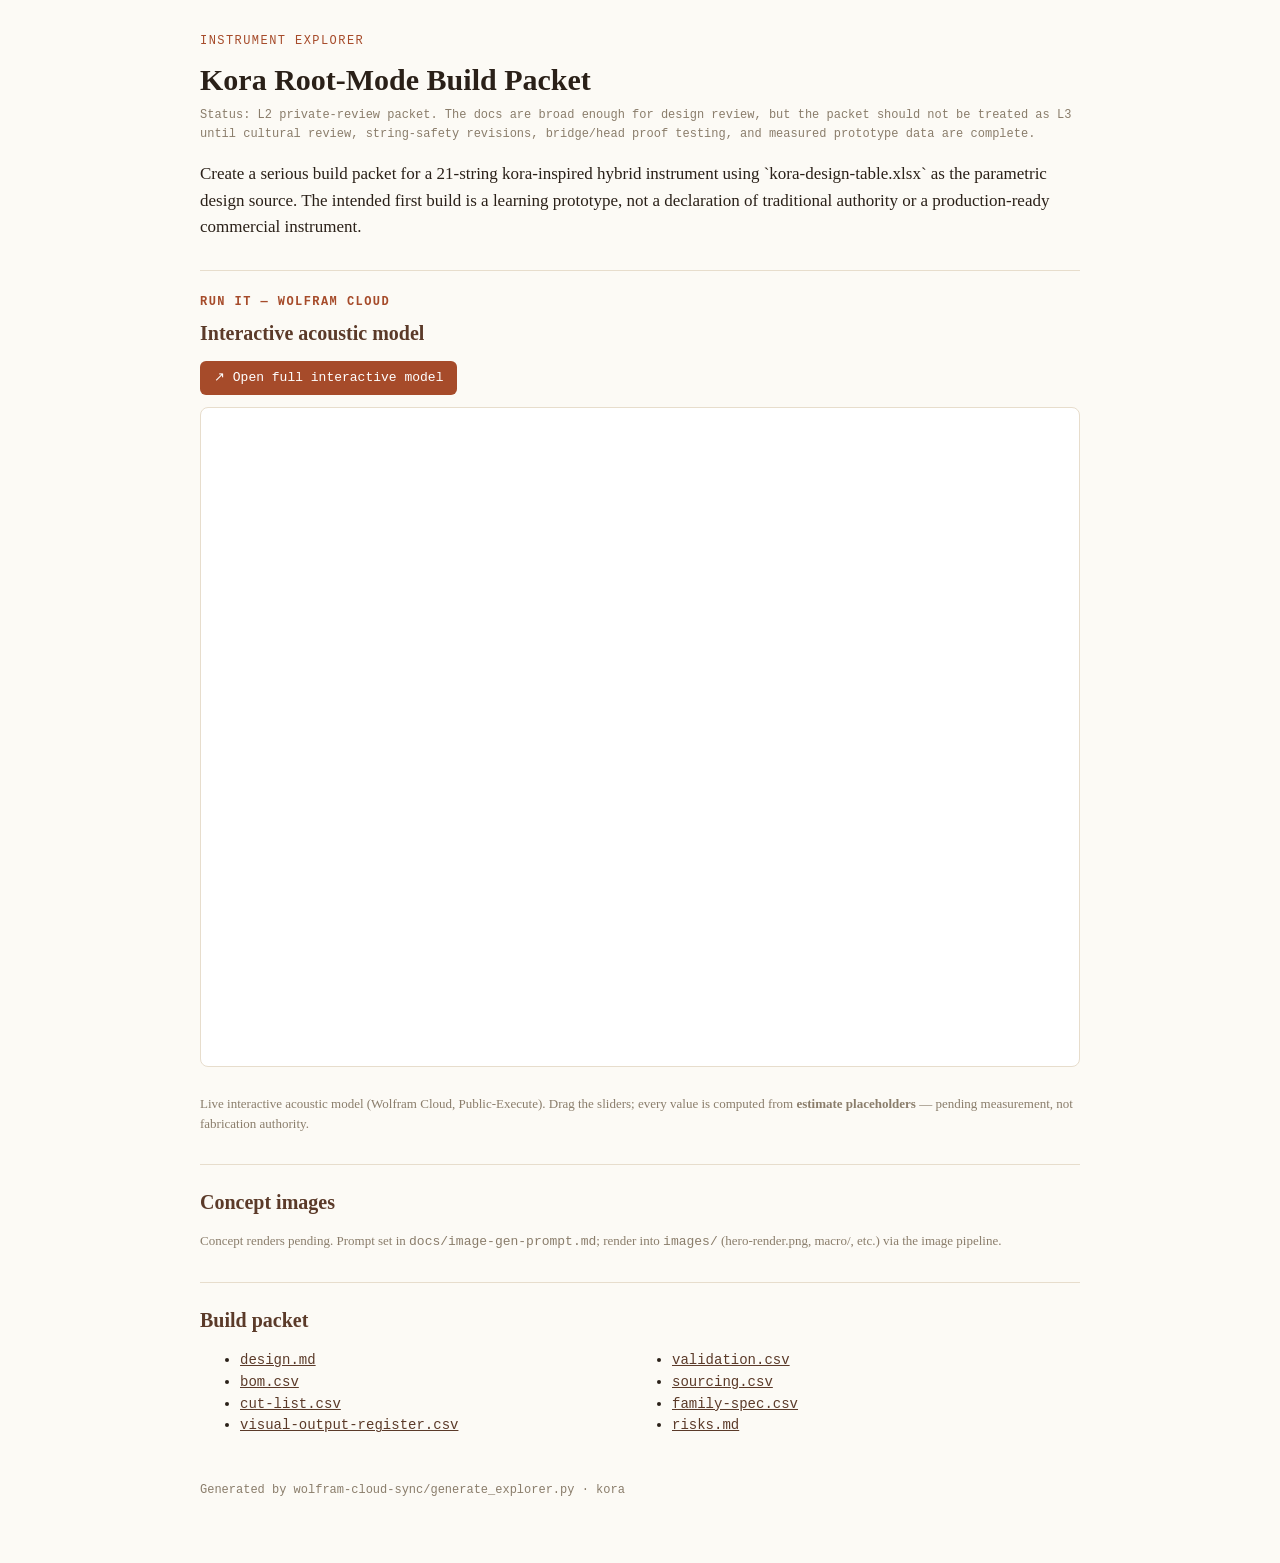
<file: index.html>
<!doctype html>
<html lang="en"><head><meta charset="utf-8">
<title>Kora — Heifer Zephyr Instrument Explorer</title>
<meta http-equiv="refresh" content="0; url=./explorer.html">
<link rel="canonical" href="./explorer.html">
<meta name="viewport" content="width=device-width, initial-scale=1">
</head><body style="font-family:Inter,Arial,sans-serif;padding:2rem">
<p>Redirecting to the <a href="./explorer.html">Kora explorer</a>…</p>
</body></html>
</file>
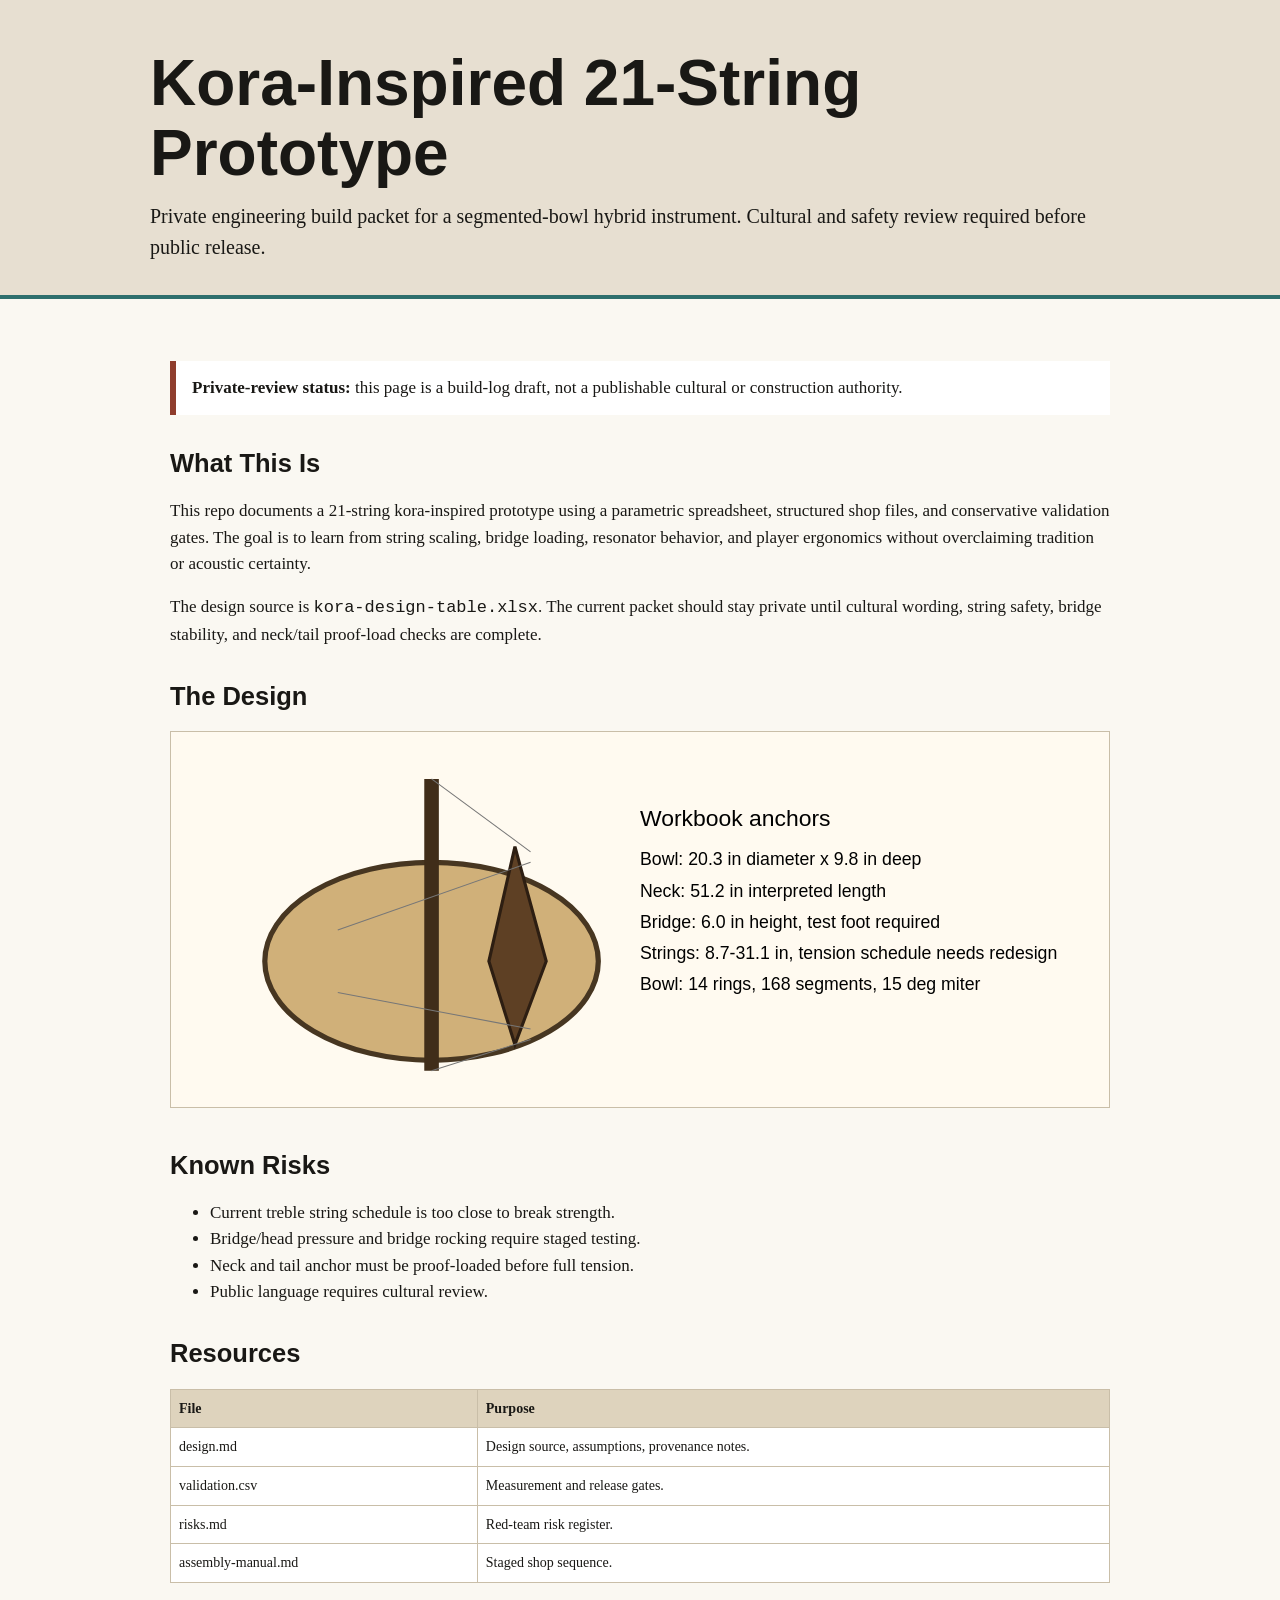
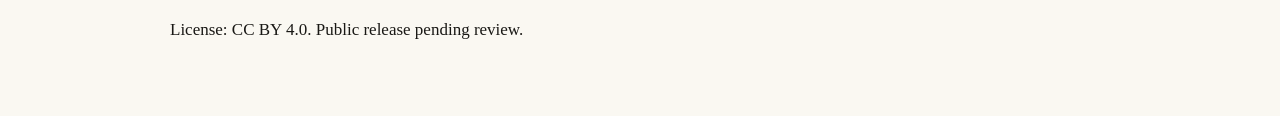
<file: site/index.html>
<!doctype html>
<html lang="en">
<head>
  <meta charset="utf-8">
  <meta name="viewport" content="width=device-width, initial-scale=1">
  <title>Kora-Inspired Prototype</title>
  <style>
    :root { --ink: #191815; --paper: #faf8f2; --line: #8a7d67; --accent: #2f6f6d; --warn: #8f3d2d; }
    * { box-sizing: border-box; }
    body { margin: 0; color: var(--ink); background: var(--paper); font: 17px/1.55 Georgia, "Times New Roman", serif; }
    header { padding: 48px 24px 32px; background: #e7dfd1; border-bottom: 4px solid var(--accent); }
    main { max-width: 980px; margin: 0 auto; padding: 28px 20px 56px; }
    h1, h2, h3 { font-family: Arial, sans-serif; line-height: 1.1; letter-spacing: 0; }
    h1 { max-width: 980px; margin: 0 auto; font-size: clamp(32px, 7vw, 64px); }
    header p { max-width: 980px; margin: 12px auto 0; font-size: 20px; }
    section { margin: 34px 0; }
    .notice { border-left: 6px solid var(--warn); background: #fff; padding: 14px 16px; }
    table { width: 100%; border-collapse: collapse; font-size: 14px; background: #fff; }
    th, td { border: 1px solid #c9bea8; padding: 8px; text-align: left; vertical-align: top; }
    th { background: #ded3bd; }
    svg { width: 100%; height: auto; background: #fff; border: 1px solid #c9bea8; }
    a { color: var(--accent); }
  </style>
</head>
<body>
  <header>
    <h1>Kora-Inspired 21-String Prototype</h1>
    <p>Private engineering build packet for a segmented-bowl hybrid instrument. Cultural and safety review required before public release.</p>
  </header>
  <main>
    <section class="notice">
      <strong>Private-review status:</strong> this page is a build-log draft, not a publishable cultural or construction authority.
    </section>
    <section>
      <h2>What This Is</h2>
      <p>This repo documents a 21-string kora-inspired prototype using a parametric spreadsheet, structured shop files, and conservative validation gates. The goal is to learn from string scaling, bridge loading, resonator behavior, and player ergonomics without overclaiming tradition or acoustic certainty.</p>
      <p>The design source is <code>kora-design-table.xlsx</code>. The current packet should stay private until cultural wording, string safety, bridge stability, and neck/tail proof-load checks are complete.</p>
    </section>
    <section>
      <h2>The Design</h2>
      <svg viewBox="0 0 900 360" role="img" aria-label="Schematic kora overview">
        <rect x="0" y="0" width="900" height="360" fill="#fffaf0"/>
        <ellipse cx="250" cy="220" rx="160" ry="95" fill="#d0b079" stroke="#473621" stroke-width="5"/>
        <line x1="250" y1="45" x2="250" y2="325" stroke="#402d19" stroke-width="14"/>
        <polygon points="330,110 360,220 330,300 305,220" fill="#5e4024" stroke="#2d1e12" stroke-width="3"/>
        <line x1="250" y1="45" x2="345" y2="115" stroke="#777" stroke-width="1"/>
        <line x1="250" y1="325" x2="345" y2="295" stroke="#777" stroke-width="1"/>
        <line x1="160" y1="190" x2="345" y2="125" stroke="#777" stroke-width="1"/>
        <line x1="160" y1="250" x2="345" y2="285" stroke="#777" stroke-width="1"/>
        <text x="450" y="90" font-family="Arial" font-size="22">Workbook anchors</text>
        <text x="450" y="128" font-family="Arial" font-size="17">Bowl: 20.3 in diameter x 9.8 in deep</text>
        <text x="450" y="158" font-family="Arial" font-size="17">Neck: 51.2 in interpreted length</text>
        <text x="450" y="188" font-family="Arial" font-size="17">Bridge: 6.0 in height, test foot required</text>
        <text x="450" y="218" font-family="Arial" font-size="17">Strings: 8.7-31.1 in, tension schedule needs redesign</text>
        <text x="450" y="248" font-family="Arial" font-size="17">Bowl: 14 rings, 168 segments, 15 deg miter</text>
      </svg>
    </section>
    <section>
      <h2>Known Risks</h2>
      <ul>
        <li>Current treble string schedule is too close to break strength.</li>
        <li>Bridge/head pressure and bridge rocking require staged testing.</li>
        <li>Neck and tail anchor must be proof-loaded before full tension.</li>
        <li>Public language requires cultural review.</li>
      </ul>
    </section>
    <section>
      <h2>Resources</h2>
      <table>
        <tr><th>File</th><th>Purpose</th></tr>
        <tr><td>design.md</td><td>Design source, assumptions, provenance notes.</td></tr>
        <tr><td>validation.csv</td><td>Measurement and release gates.</td></tr>
        <tr><td>risks.md</td><td>Red-team risk register.</td></tr>
        <tr><td>assembly-manual.md</td><td>Staged shop sequence.</td></tr>
      </table>
    </section>
    <footer>
      <p>License: CC BY 4.0. Public release pending review.</p>
    </footer>
  </main>
</body>
</html>
</file>
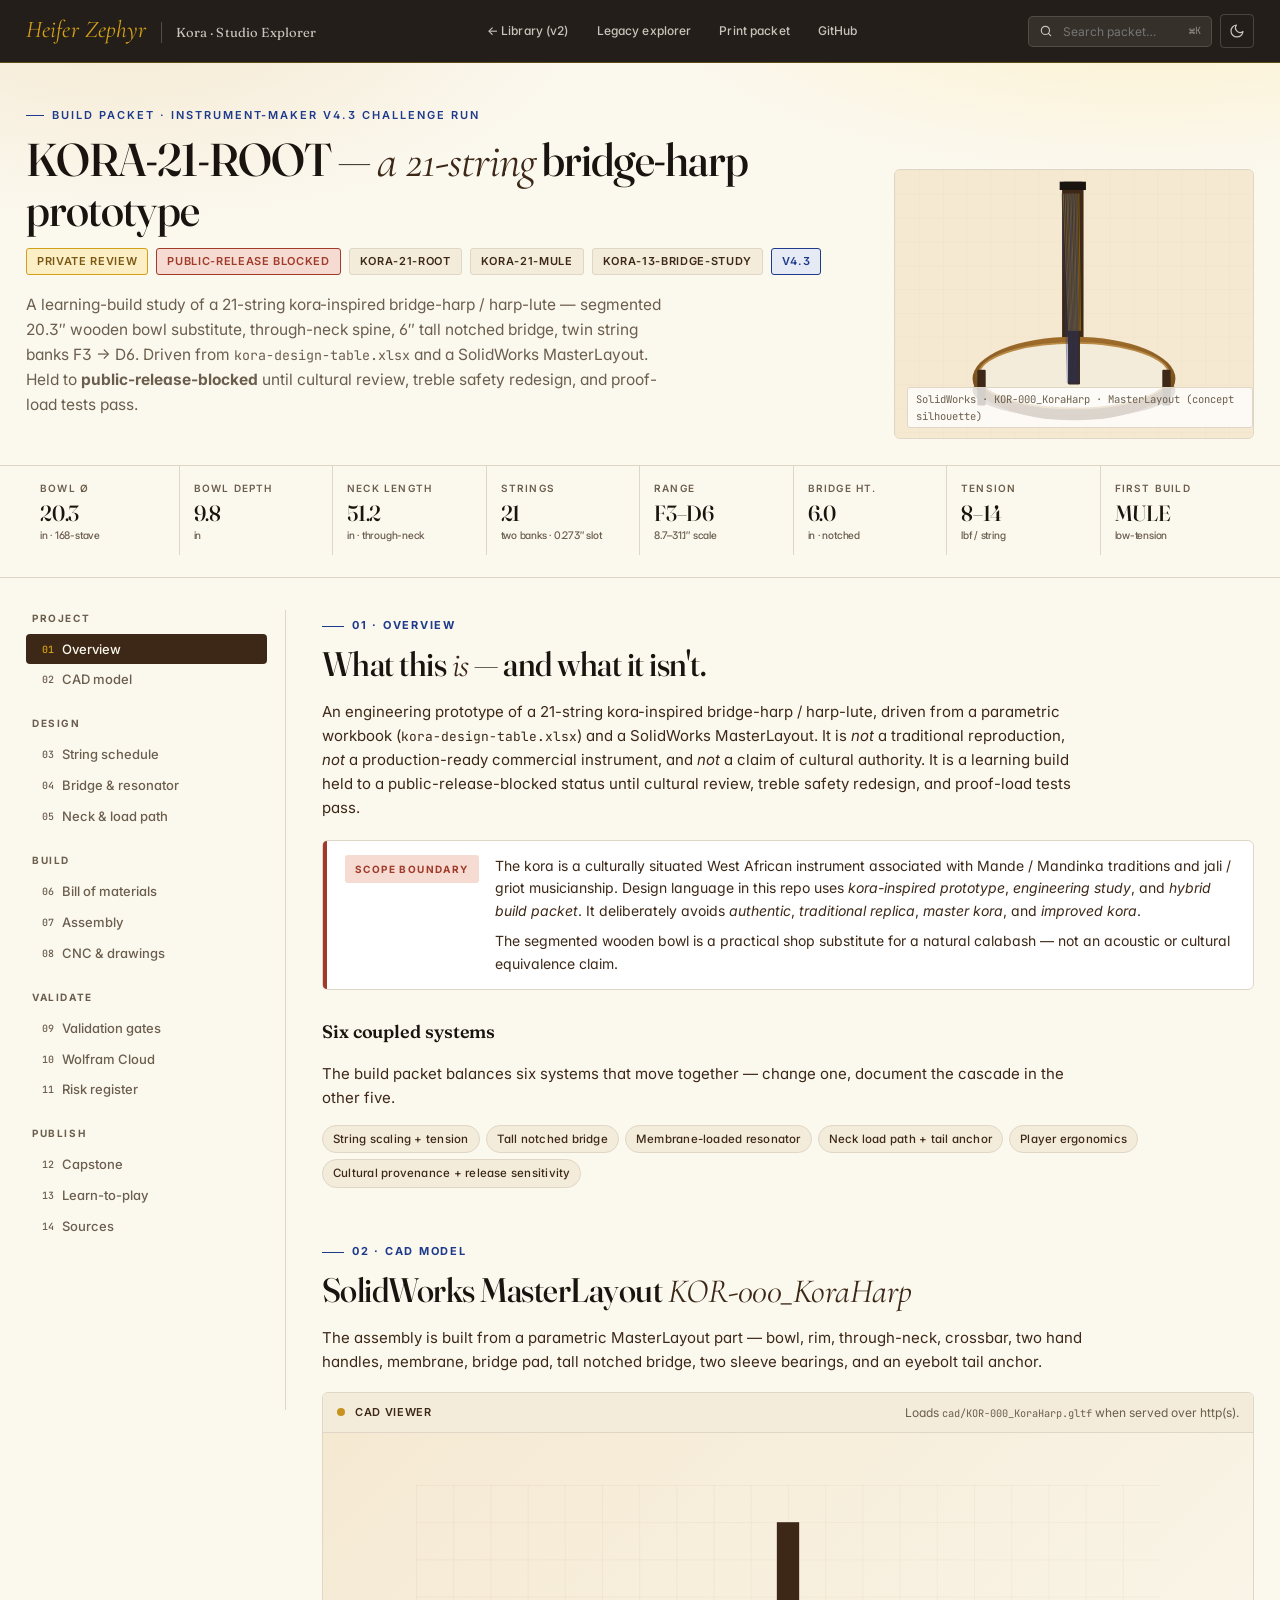
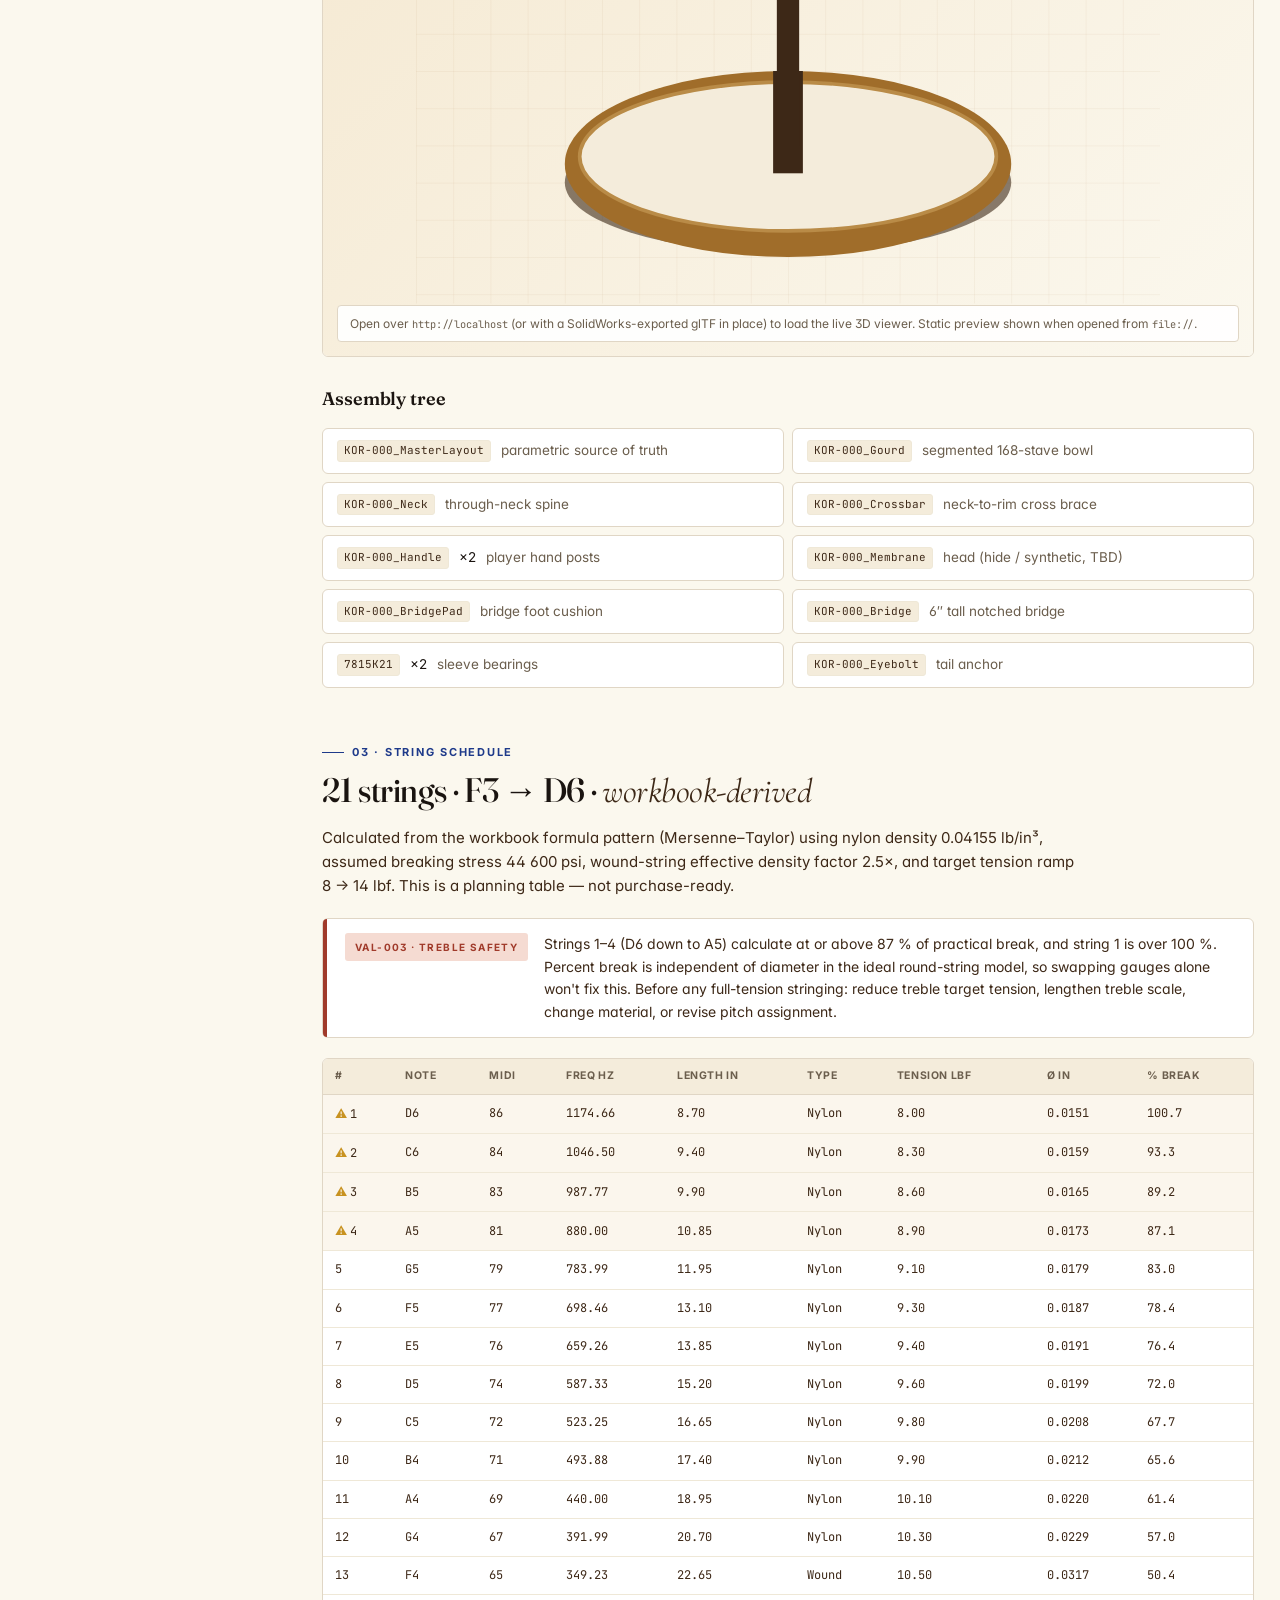
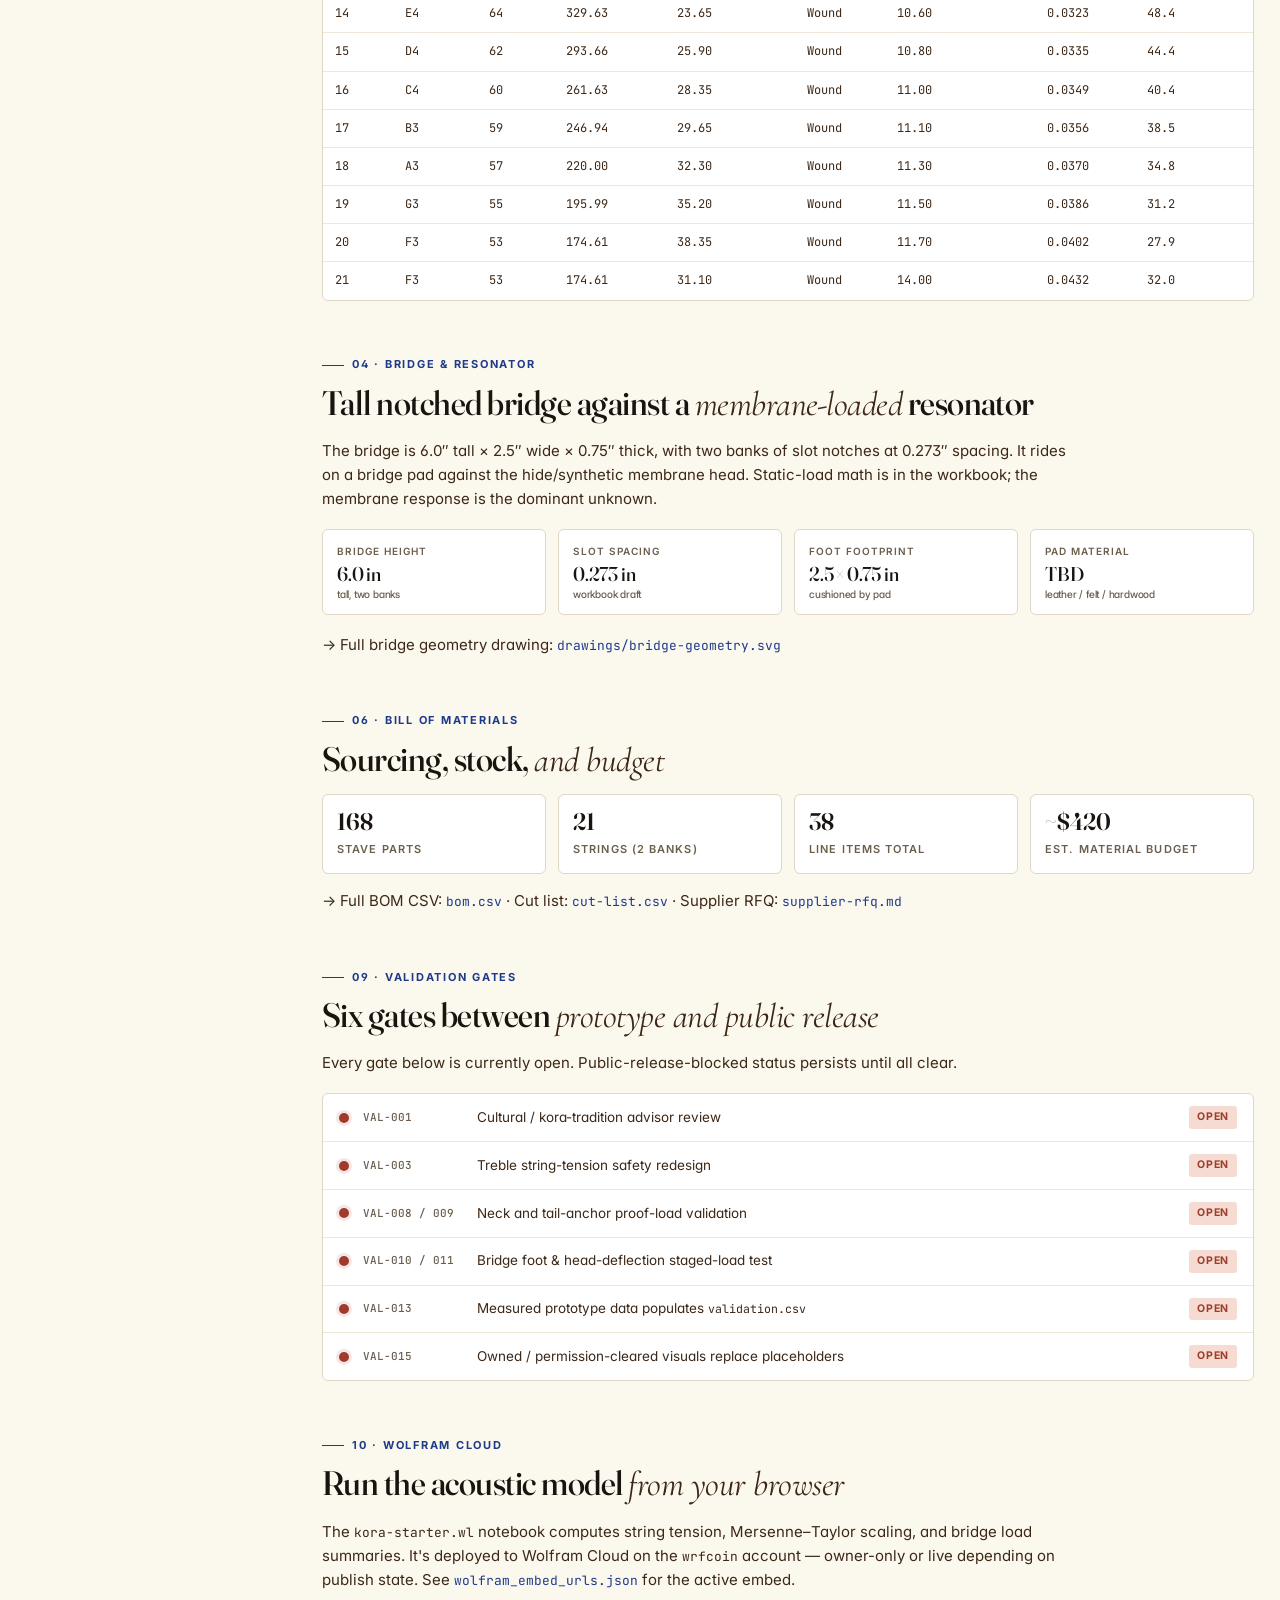
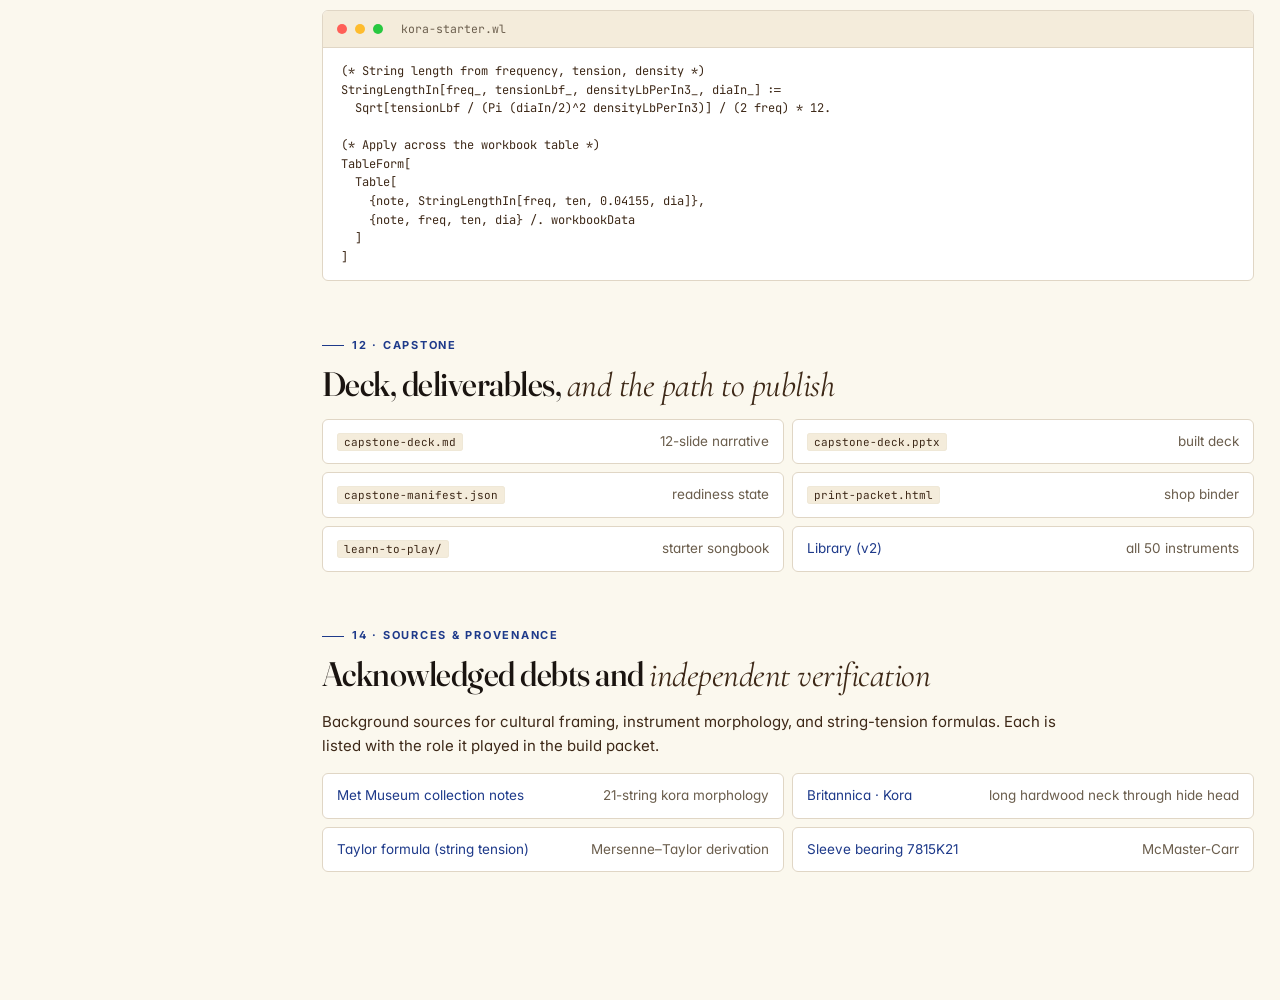
<file: explorer-v2.html>
<!doctype html>
<html lang="en">
<head>
<meta charset="utf-8">
<meta name="viewport" content="width=device-width, initial-scale=1">
<title>Kora · Studio Explorer (v2) · Heifer Zephyr</title>
<link rel="preconnect" href="https://fonts.googleapis.com">
<link rel="preconnect" href="https://fonts.gstatic.com" crossorigin>
<link href="https://fonts.googleapis.com/css2?family=Fraunces:opsz,wght@9..144,400;9..144,500;9..144,600;9..144,700&family=Inter:wght@400;500;600;700&family=JetBrains+Mono:wght@400;500&family=Cormorant+Garamond:ital,wght@1,400;1,500&display=swap" rel="stylesheet">
<style>
:root{
  --ink:#1a1410; --ink-2:#3D2817; --ink-3:#6B5E4D;
  --rule:#E0D6C5; --rule-soft:#EFE8D7;
  --paper:#FBF8EE; --paper-2:#FFFFFF; --paper-3:#F4ECDB;
  --accent:#1E3A8A; --accent-soft:#E6EAF5;
  --gold:#D4A017; --gold-soft:#FCEFC6;
  --cedar:#B98B47;
  --ok:#2E7D32; --warn:#C89220; --block:#A03A2A;
  --fam-string:#8B5A1F; --fam-string-soft:#F5E9D2;
  --serif:"Fraunces","Source Serif Pro",Georgia,serif;
  --ui:"Inter","Source Sans Pro","Helvetica Neue",Arial,sans-serif;
  --mono:"JetBrains Mono",Menlo,Consolas,monospace;
  --italic-serif:"Cormorant Garamond","EB Garamond",Georgia,serif;
  --radius-sm:4px; --radius:6px;
  --shadow:0 1px 0 rgba(31,26,20,0.04), 0 8px 24px -12px rgba(31,26,20,0.18);
}
[data-theme="dark"]{
  --ink:#F4EEDC; --ink-2:#E8DEC4; --ink-3:#A89E89;
  --rule:#3A2F22; --rule-soft:#2E2519;
  --paper:#1B1510; --paper-2:#221A12; --paper-3:#2A2117;
  --accent:#7AA3FF; --accent-soft:#1C2440;
  --gold:#E8C064; --gold-soft:#3A2F0F;
  --fam-string-soft:#33260F;
  --shadow:0 1px 0 rgba(0,0,0,0.5), 0 12px 32px -16px rgba(0,0,0,0.7);
}

*,*::before,*::after{box-sizing:border-box}
html,body{margin:0;padding:0;background:var(--paper);color:var(--ink);
  font-family:var(--ui);font-size:14.5px;line-height:1.6;
  -webkit-font-smoothing:antialiased;font-feature-settings:"ss01","cv11";
  transition:background 200ms,color 200ms}
a{color:var(--accent);text-decoration:none}
a:hover{color:var(--ink-2)}
code,kbd{font-family:var(--mono);font-size:0.86em}

/* ----- App bar ----- */
.appbar{position:sticky;top:0;z-index:30;
  background:rgba(27,21,16,0.96);backdrop-filter:saturate(140%) blur(8px);
  -webkit-backdrop-filter:saturate(140%) blur(8px);
  color:var(--paper);border-bottom:1px solid rgba(212,160,23,0.35);
  display:grid;grid-template-columns:auto 1fr auto;align-items:center;gap:24px;padding:14px 26px}
[data-theme="dark"] .appbar{background:rgba(10,7,4,0.96)}
.brand{display:flex;align-items:baseline;gap:14px}
.wordmark em{font-family:var(--italic-serif);font-style:italic;
  font-size:24px;color:var(--gold);letter-spacing:0.005em;line-height:1}
.instrument-tag{font-family:var(--serif);font-size:13px;color:rgba(248,244,233,0.78);
  border-left:1px solid rgba(248,244,233,0.22);padding-left:14px;letter-spacing:0.01em}
.appnav{display:flex;gap:6px;justify-self:center}
.appnav a{font-family:var(--ui);font-size:12px;font-weight:500;
  color:rgba(248,244,233,0.78);padding:7px 11px;border-radius:4px;letter-spacing:0.01em;
  transition:background 120ms,color 120ms}
.appnav a:hover{background:rgba(248,244,233,0.07);color:var(--gold)}
.appbar-tools{display:flex;align-items:center;gap:8px}
.icon-btn{display:inline-flex;align-items:center;justify-content:center;width:34px;height:34px;
  border-radius:4px;color:rgba(248,244,233,0.78);background:transparent;
  border:1px solid rgba(248,244,233,0.18);cursor:pointer;transition:all 120ms}
.icon-btn:hover{color:var(--gold);border-color:rgba(212,160,23,0.55)}
.icon-btn svg{width:16px;height:16px;display:block}
.search-pill{display:flex;align-items:center;gap:8px;background:rgba(248,244,233,0.08);
  border:1px solid rgba(248,244,233,0.15);border-radius:5px;padding:6px 10px;
  color:rgba(248,244,233,0.75);font-family:var(--ui);font-size:12px}
.search-pill input{background:transparent;border:none;outline:none;color:var(--paper);font-family:var(--ui);font-size:12px;width:120px}
.search-pill svg{width:14px;height:14px}

/* ----- Hero ----- */
.hero{
  border-bottom:1px solid var(--rule);
  background:
    radial-gradient(900px 360px at 90% -20%, var(--gold-soft) 0%, transparent 60%),
    radial-gradient(700px 320px at 10% -10%, var(--fam-string-soft) 0%, transparent 65%),
    var(--paper);
}
.hero-inner{max-width:1400px;margin:0 auto;padding:36px 26px 26px;
  display:grid;grid-template-columns:1fr 360px;gap:36px;align-items:end}
@media (max-width:980px){.hero-inner{grid-template-columns:1fr;gap:20px}}

.hero-text .eyebrow{font-family:var(--ui);font-weight:600;font-size:11px;color:var(--accent);
  text-transform:uppercase;letter-spacing:0.18em;display:inline-flex;align-items:center;gap:8px;margin-bottom:12px}
.hero-text .eyebrow::before{content:"";display:inline-block;width:18px;height:1px;background:var(--accent)}
.hero-text h1{font-family:var(--serif);font-weight:500;font-size:clamp(34px,4.4vw,46px);
  color:var(--ink);line-height:1.05;margin:0 0 14px;letter-spacing:-0.02em;
  font-variation-settings:"opsz" 96}
.hero-text h1 .accent{color:var(--ink-2);font-style:italic;font-weight:400;
  font-family:var(--italic-serif)}
.hero-text .meta-line{display:flex;flex-wrap:wrap;gap:8px;align-items:center;margin:0 0 18px}
.hero-text .meta-line .pill{font-family:var(--ui);font-size:11px;font-weight:600;letter-spacing:0.06em;
  text-transform:uppercase;padding:4px 10px;border-radius:3px}
.pill-private{background:var(--gold-soft);color:#7A5814;border:1px solid var(--gold)}
.pill-blocked{background:#F5DBD2;color:var(--block);border:1px solid var(--block)}
.pill-fam{background:var(--paper-3);color:var(--ink-2);border:1px solid var(--rule);font-family:var(--mono);font-size:11px;letter-spacing:0;text-transform:none}
.pill-ver{background:var(--accent-soft);color:var(--accent);border:1px solid var(--accent)}
.hero-text p{color:var(--ink-3);max-width:640px;margin:0 0 22px;font-size:15.5px}

/* Hero cover art */
.hero-cover{aspect-ratio:4/3;background:var(--fam-string-soft);border:1px solid var(--rule);
  border-radius:var(--radius);overflow:hidden;position:relative}
.hero-cover svg{width:100%;height:100%;display:block}
.hero-cover .label{position:absolute;bottom:10px;left:12px;font-family:var(--mono);
  font-size:10.5px;color:var(--ink-3);background:rgba(255,255,255,0.78);padding:3px 8px;border-radius:3px;
  border:1px solid var(--rule)}

/* Spec strip */
.specstrip{max-width:1400px;margin:0 auto;padding:0 26px 22px;
  display:grid;grid-template-columns:repeat(8,1fr);gap:0;
  border-top:1px solid var(--rule);overflow:hidden}
@media (max-width:980px){.specstrip{grid-template-columns:repeat(4,1fr)}}
@media (max-width:680px){.specstrip{grid-template-columns:repeat(2,1fr)}}
.spec{padding:14px 14px;border-right:1px solid var(--rule);background:var(--paper)}
.spec:last-child{border-right:none}
.spec .k{font-family:var(--ui);font-size:10px;color:var(--ink-3);
  text-transform:uppercase;letter-spacing:0.12em;font-weight:600;margin-bottom:6px}
.spec .v{font-family:var(--serif);font-size:22px;font-weight:500;color:var(--ink);
  line-height:1.05;font-variation-settings:"opsz" 144;letter-spacing:-0.01em}
.spec .sub{font-family:var(--ui);font-size:10.5px;color:var(--ink-3);display:block;margin-top:4px;font-weight:500}

/* ----- App layout: sidebar + main ----- */
.app{max-width:1400px;margin:0 auto;display:grid;grid-template-columns:260px 1fr;gap:36px;
  padding:32px 26px 80px}
@media (max-width:980px){.app{grid-template-columns:1fr;gap:20px}}

.sidebar{position:sticky;top:78px;align-self:start;height:calc(100vh - 100px);
  overflow:auto;border-right:1px solid var(--rule);padding-right:18px}
@media (max-width:980px){.sidebar{position:static;border-right:none;border-bottom:1px solid var(--rule);height:auto;padding-bottom:12px}}
.sidebar .group{margin-bottom:20px}
.sidebar .group-label{font-family:var(--ui);font-size:10px;color:var(--ink-3);
  text-transform:uppercase;letter-spacing:0.16em;font-weight:700;margin-bottom:8px;padding:0 6px}
.sidebar a{display:flex;align-items:center;gap:8px;padding:7px 10px;border-radius:4px;
  color:var(--ink-3);font-family:var(--ui);font-size:13px;font-weight:500;line-height:1.3;
  transition:background 120ms,color 120ms}
.sidebar a:hover{background:var(--rule-soft);color:var(--ink)}
.sidebar a.active{background:var(--ink-2);color:var(--paper)}
.sidebar a .num{font-family:var(--mono);font-size:10px;color:var(--ink-3);width:18px;flex:0 0 auto;text-align:right}
.sidebar a.active .num{color:var(--gold)}

/* ----- Section blocks ----- */
.main{min-width:0}
section.block{margin-bottom:48px;scroll-margin-top:84px}
section.block > .eyebrow{font-family:var(--ui);font-size:11px;font-weight:700;
  text-transform:uppercase;letter-spacing:0.16em;color:var(--accent);margin-bottom:10px;
  display:inline-flex;align-items:center;gap:8px}
section.block > .eyebrow::before{content:"";display:inline-block;width:22px;height:1px;background:var(--accent)}
section.block > h2{font-family:var(--serif);font-weight:500;font-size:clamp(26px,3.2vw,34px);
  color:var(--ink);line-height:1.15;margin:0 0 14px;letter-spacing:-0.015em;
  font-variation-settings:"opsz" 96}
section.block > h2 .accent{color:var(--ink-2);font-family:var(--italic-serif);font-weight:400;font-style:italic}
section.block > p{color:var(--ink-2);max-width:760px;font-size:15px}
section.block h3{font-family:var(--serif);font-size:18px;font-weight:600;color:var(--ink);
  margin:28px 0 10px;letter-spacing:-0.005em}

/* Callouts */
.callout{background:var(--paper-2);border:1px solid var(--rule);border-radius:var(--radius);
  padding:14px 18px 14px 22px;margin:20px 0;position:relative;display:grid;grid-template-columns:auto 1fr;gap:16px;align-items:start}
.callout::before{content:"";position:absolute;left:0;top:0;bottom:0;width:4px;background:var(--accent);border-radius:var(--radius) 0 0 var(--radius)}
.callout.warn::before{background:var(--warn)}
.callout.block::before{background:var(--block)}
.callout.ok::before{background:var(--ok)}
.callout .lab{font-family:var(--ui);font-size:10px;font-weight:700;
  text-transform:uppercase;letter-spacing:0.14em;color:var(--ink-3);
  align-self:start;background:var(--paper-3);padding:6px 10px;border-radius:3px;white-space:nowrap}
.callout.warn .lab{background:var(--gold-soft);color:#7A5814}
.callout.block .lab{background:#F5DBD2;color:var(--block)}
.callout p{margin:0;color:var(--ink-2);max-width:none;font-size:14px}
.callout p + p{margin-top:8px}

/* Stat row cards (Overview spec cards) */
.statrow{display:grid;grid-template-columns:repeat(4,1fr);gap:12px;margin:18px 0}
@media (max-width:680px){.statrow{grid-template-columns:repeat(2,1fr)}}
.statrow .card{background:var(--paper-2);border:1px solid var(--rule);border-radius:var(--radius);padding:13px 14px}
.statrow .k{font-family:var(--ui);font-size:10px;color:var(--ink-3);
  text-transform:uppercase;letter-spacing:0.1em;font-weight:600;margin-bottom:4px}
.statrow .v{font-family:var(--serif);font-size:20px;font-weight:500;color:var(--ink);line-height:1.1;
  font-variation-settings:"opsz" 144;letter-spacing:-0.01em}
.statrow .v .sub{display:block;font-family:var(--ui);font-size:10.5px;color:var(--ink-3);font-weight:500;margin-top:4px}

/* Tags */
.tag-row{display:flex;flex-wrap:wrap;gap:6px;margin:14px 0}
.tag{font-family:var(--ui);font-size:11.5px;font-weight:500;letter-spacing:0.02em;
  background:var(--paper-3);color:var(--ink-2);padding:4px 10px;border-radius:999px;border:1px solid var(--rule)}

/* Data table */
.table-wrap{border:1px solid var(--rule);border-radius:var(--radius);overflow:hidden;margin:18px 0;background:var(--paper-2)}
table.data{width:100%;border-collapse:collapse;font-family:var(--mono);font-size:12px}
table.data thead{background:var(--paper-3)}
table.data th{font-family:var(--ui);font-size:10.5px;font-weight:700;
  text-transform:uppercase;letter-spacing:0.06em;color:var(--ink-3);
  text-align:left;padding:9px 12px;border-bottom:1px solid var(--rule);white-space:nowrap}
table.data td{padding:9px 12px;border-bottom:1px solid var(--rule-soft);color:var(--ink-2)}
table.data tbody tr:hover{background:var(--paper-3)}
table.data tbody tr:last-child td{border-bottom:none}
table.data tr.warn td{background:rgba(200,146,32,0.08)}
table.data tr.warn td:first-child::before{content:"⚠ ";color:var(--warn);font-family:var(--ui)}

/* CAD viewer placeholder */
.cad-wrap{border:1px solid var(--rule);border-radius:var(--radius);overflow:hidden;background:var(--paper-2);margin:18px 0}
.cad-head{display:flex;align-items:center;gap:10px;padding:10px 14px;border-bottom:1px solid var(--rule);background:var(--paper-3)}
.cad-head .dot{width:8px;height:8px;border-radius:50%;background:var(--warn)}
.cad-head .label{font-family:var(--ui);font-size:11px;font-weight:600;letter-spacing:0.06em;text-transform:uppercase;color:var(--ink-2)}
.cad-head .note{font-family:var(--ui);font-size:12px;color:var(--ink-3);margin-left:auto}
.cad-stage{aspect-ratio:16/9;background:linear-gradient(135deg, var(--fam-string-soft) 0%, var(--paper) 100%);
  display:flex;align-items:center;justify-content:center;position:relative}
.cad-stage svg{max-width:80%;max-height:80%}
.cad-stage .placeholder-note{position:absolute;bottom:14px;left:14px;right:14px;background:rgba(255,255,255,0.92);
  border:1px solid var(--rule);border-radius:4px;padding:8px 12px;font-family:var(--ui);font-size:12px;color:var(--ink-3)}

/* Validation timeline */
.timeline{margin:18px 0;border:1px solid var(--rule);border-radius:var(--radius);background:var(--paper-2);overflow:hidden}
.timeline .row{display:grid;grid-template-columns:auto 100px 1fr auto;gap:14px;align-items:center;
  padding:12px 16px;border-bottom:1px solid var(--rule-soft)}
.timeline .row:last-child{border-bottom:none}
.timeline .row:hover{background:var(--paper-3)}
.timeline .gate-dot{width:10px;height:10px;border-radius:50%;background:var(--block);box-shadow:0 0 0 3px rgba(160,58,42,0.12)}
.timeline .gate-dot.ok{background:var(--ok);box-shadow:0 0 0 3px rgba(46,125,50,0.12)}
.timeline .gate-dot.warn{background:var(--warn);box-shadow:0 0 0 3px rgba(200,146,32,0.12)}
.timeline .gate-id{font-family:var(--mono);font-size:11px;color:var(--ink-3);font-weight:500}
.timeline .gate-label{color:var(--ink-2);font-size:13.5px}
.timeline .gate-status{font-family:var(--ui);font-size:10.5px;font-weight:700;letter-spacing:0.06em;
  text-transform:uppercase;padding:3px 8px;border-radius:3px;background:#F5DBD2;color:var(--block)}
.timeline .gate-status.ok{background:#E8F1E5;color:var(--ok)}
.timeline .gate-status.warn{background:var(--gold-soft);color:#7A5814}

/* BOM mini table */
.bom-summary{display:grid;grid-template-columns:repeat(4,1fr);gap:12px;margin:14px 0}
@media (max-width:680px){.bom-summary{grid-template-columns:repeat(2,1fr)}}
.bom-summary .b{background:var(--paper-2);border:1px solid var(--rule);border-radius:var(--radius);padding:14px}
.bom-summary .b .n{font-family:var(--serif);font-size:24px;font-weight:600;color:var(--ink);
  font-variation-settings:"opsz" 144;letter-spacing:-0.01em;line-height:1.1}
.bom-summary .b .l{font-family:var(--ui);font-size:11px;color:var(--ink-3);text-transform:uppercase;letter-spacing:0.1em;font-weight:600;margin-top:6px}

/* Code listing */
.codebox{background:var(--paper-2);border:1px solid var(--rule);border-radius:var(--radius);overflow:hidden;margin:18px 0}
.codebox .head{display:flex;align-items:center;gap:8px;padding:9px 14px;border-bottom:1px solid var(--rule);background:var(--paper-3)}
.codebox .head .dot{width:10px;height:10px;border-radius:50%}
.codebox .head .dot.r{background:#FF5F57}.codebox .head .dot.y{background:#FEBC2E}.codebox .head .dot.g{background:#28C840}
.codebox .head .file{font-family:var(--mono);font-size:11.5px;color:var(--ink-3);margin-left:10px}
.codebox pre{margin:0;padding:14px 18px;font-family:var(--mono);font-size:12px;color:var(--ink-2);overflow:auto;line-height:1.55}

/* List of links inline */
.linklist{list-style:none;padding:0;margin:14px 0;display:grid;grid-template-columns:repeat(2,1fr);gap:8px}
@media (max-width:680px){.linklist{grid-template-columns:1fr}}
.linklist li{background:var(--paper-2);border:1px solid var(--rule);border-radius:var(--radius);padding:11px 14px;display:flex;align-items:center;gap:10px;font-size:13.5px}
.linklist li a{flex:1}
.linklist li code{color:var(--ink-2);background:var(--paper-3);padding:1px 6px;border-radius:3px;border:1px solid var(--rule-soft);font-size:11px}
.linklist li .arrow{color:var(--ink-3)}

/* Section divider */
.divider{border:none;border-top:1px solid var(--rule);margin:32px 0}
</style>
</head>
<body>

<header class="appbar">
  <div class="brand">
    <span class="wordmark"><em>Heifer Zephyr</em></span>
    <span class="instrument-tag">Kora · Studio Explorer</span>
  </div>
  <nav class="appnav">
    <a href="../instrument-showcase/site/library-v2.html">← Library (v2)</a>
    <a href="explorer.html">Legacy explorer</a>
    <a href="print-packet.html" target="_blank">Print packet</a>
    <a href="https://github.com/tonykoop/kora" target="_blank" rel="noopener">GitHub</a>
  </nav>
  <div class="appbar-tools">
    <div class="search-pill">
      <svg viewBox="0 0 24 24" fill="none" stroke="currentColor" stroke-width="2" stroke-linecap="round"><circle cx="11" cy="11" r="7"/><path d="m20 20-3.5-3.5"/></svg>
      <input id="search" placeholder="Search packet…" aria-label="Search">
      <span style="font-family:var(--mono);font-size:10px;opacity:0.6">⌘K</span>
    </div>
    <button class="icon-btn" id="theme-toggle" aria-label="Toggle theme">
      <svg viewBox="0 0 24 24" fill="none" stroke="currentColor" stroke-width="1.8" stroke-linecap="round" stroke-linejoin="round"><path d="M21 12.79A9 9 0 1 1 11.21 3 7 7 0 0 0 21 12.79z"/></svg>
    </button>
  </div>
</header>

<section class="hero">
  <div class="hero-inner">
    <div class="hero-text">
      <div class="eyebrow">Build packet · instrument-maker v4.3 challenge run</div>
      <h1>KORA-21-ROOT — <span class="accent">a 21-string</span> bridge-harp prototype</h1>
      <div class="meta-line">
        <span class="pill pill-private">Private review</span>
        <span class="pill pill-blocked">Public-release blocked</span>
        <span class="pill pill-fam">KORA-21-ROOT</span>
        <span class="pill pill-fam">KORA-21-MULE</span>
        <span class="pill pill-fam">KORA-13-BRIDGE-STUDY</span>
        <span class="pill pill-ver">v4.3</span>
      </div>
      <p>A learning-build study of a 21-string kora-inspired bridge-harp / harp-lute — segmented 20.3″ wooden bowl substitute, through-neck spine, 6″ tall notched bridge, twin string banks F3 → D6. Driven from <code>kora-design-table.xlsx</code> and a SolidWorks MasterLayout. Held to <strong>public-release-blocked</strong> until cultural review, treble safety redesign, and proof-load tests pass.</p>
    </div>
    <div class="hero-cover">
      <svg viewBox="0 0 600 450" preserveAspectRatio="xMidYMid slice" aria-hidden="true">
        <defs>
          <pattern id="g" width="40" height="40" patternUnits="userSpaceOnUse">
            <path d="M 40 0 L 0 0 0 40" fill="none" stroke="#8B5A1F" stroke-width="0.5" opacity="0.15"/>
          </pattern>
          <linearGradient id="bowl" x1="0%" y1="0%" x2="0%" y2="100%">
            <stop offset="0%" stop-color="#A06D2A"/>
            <stop offset="100%" stop-color="#5A3A18"/>
          </linearGradient>
        </defs>
        <rect width="600" height="450" fill="#F5E9D2"/>
        <rect width="600" height="450" fill="url(#g)"/>
        <!-- Neck -->
        <rect x="280" y="20" width="36" height="380" rx="3" fill="#3D2817"/>
        <rect x="276" y="20" width="44" height="14" fill="#1a1410"/>
        <!-- Bowl -->
        <ellipse cx="300" cy="370" rx="170" ry="46" fill="#3D2817" opacity="0.6"/>
        <ellipse cx="300" cy="350" rx="170" ry="70" fill="url(#bowl)"/>
        <ellipse cx="300" cy="345" rx="160" ry="55" fill="#F4ECDB" stroke="#B98B47" stroke-width="3"/>
        <!-- Bridge -->
        <rect x="290" y="270" width="20" height="90" rx="2" fill="#3D2817"/>
        <!-- Strings -->
        <g stroke="#D4A017" stroke-width="0.9" opacity="0.85">
          <line x1="291" y1="270" x2="282" y2="40"/>
          <line x1="293" y1="270" x2="285" y2="40"/>
          <line x1="295" y1="270" x2="288" y2="40"/>
          <line x1="297" y1="270" x2="290" y2="40"/>
          <line x1="299" y1="270" x2="293" y2="40"/>
          <line x1="301" y1="270" x2="295" y2="40"/>
          <line x1="303" y1="270" x2="298" y2="40"/>
          <line x1="305" y1="270" x2="300" y2="40"/>
          <line x1="307" y1="270" x2="303" y2="40"/>
          <line x1="309" y1="270" x2="305" y2="40"/>
          <line x1="311" y1="270" x2="308" y2="40"/>
        </g>
        <g stroke="#1E3A8A" stroke-width="0.9" opacity="0.85">
          <line x1="289" y1="358" x2="280" y2="40"/>
          <line x1="291" y1="358" x2="284" y2="40"/>
          <line x1="293" y1="358" x2="287" y2="40"/>
          <line x1="295" y1="358" x2="290" y2="40"/>
          <line x1="297" y1="358" x2="293" y2="40"/>
          <line x1="299" y1="358" x2="295" y2="40"/>
          <line x1="301" y1="358" x2="298" y2="40"/>
          <line x1="303" y1="358" x2="300" y2="40"/>
          <line x1="305" y1="358" x2="303" y2="40"/>
          <line x1="307" y1="358" x2="305" y2="40"/>
        </g>
        <!-- Hand posts -->
        <rect x="138" y="335" width="14" height="60" rx="2" fill="#3D2817"/>
        <rect x="448" y="335" width="14" height="60" rx="2" fill="#3D2817"/>
      </svg>
      <span class="label">SolidWorks · KOR-000_KoraHarp · MasterLayout (concept silhouette)</span>
    </div>
  </div>

  <div class="specstrip">
    <div class="spec"><div class="k">Bowl Ø</div><div class="v">20.3<span class="sub">in · 168-stave</span></div></div>
    <div class="spec"><div class="k">Bowl depth</div><div class="v">9.8<span class="sub">in</span></div></div>
    <div class="spec"><div class="k">Neck length</div><div class="v">51.2<span class="sub">in · through-neck</span></div></div>
    <div class="spec"><div class="k">Strings</div><div class="v">21<span class="sub">two banks · 0.273″ slot</span></div></div>
    <div class="spec"><div class="k">Range</div><div class="v">F3–D6<span class="sub">8.7–31.1″ scale</span></div></div>
    <div class="spec"><div class="k">Bridge ht.</div><div class="v">6.0<span class="sub">in · notched</span></div></div>
    <div class="spec"><div class="k">Tension</div><div class="v">8–14<span class="sub">lbf / string</span></div></div>
    <div class="spec"><div class="k">First build</div><div class="v">MULE<span class="sub">low-tension</span></div></div>
  </div>
</section>

<div class="app">

<aside class="sidebar" id="sidebar">
  <div class="group">
    <div class="group-label">Project</div>
    <a href="#overview"><span class="num">01</span> Overview</a>
    <a href="#cad"><span class="num">02</span> CAD model</a>
  </div>
  <div class="group">
    <div class="group-label">Design</div>
    <a href="#strings"><span class="num">03</span> String schedule</a>
    <a href="#bridge"><span class="num">04</span> Bridge &amp; resonator</a>
    <a href="#neck"><span class="num">05</span> Neck &amp; load path</a>
  </div>
  <div class="group">
    <div class="group-label">Build</div>
    <a href="#bom"><span class="num">06</span> Bill of materials</a>
    <a href="#assembly"><span class="num">07</span> Assembly</a>
    <a href="#cnc"><span class="num">08</span> CNC &amp; drawings</a>
  </div>
  <div class="group">
    <div class="group-label">Validate</div>
    <a href="#validation"><span class="num">09</span> Validation gates</a>
    <a href="#wolfram"><span class="num">10</span> Wolfram Cloud</a>
    <a href="#risks"><span class="num">11</span> Risk register</a>
  </div>
  <div class="group">
    <div class="group-label">Publish</div>
    <a href="#capstone"><span class="num">12</span> Capstone</a>
    <a href="#learn"><span class="num">13</span> Learn-to-play</a>
    <a href="#sources"><span class="num">14</span> Sources</a>
  </div>
</aside>

<main class="main">

<section id="overview" class="block">
  <div class="eyebrow">01 · Overview</div>
  <h2>What this <span class="accent">is</span> — and what it isn't.</h2>
  <p>An engineering prototype of a 21-string kora-inspired bridge-harp / harp-lute, driven from a parametric workbook (<code>kora-design-table.xlsx</code>) and a SolidWorks MasterLayout. It is <em>not</em> a traditional reproduction, <em>not</em> a production-ready commercial instrument, and <em>not</em> a claim of cultural authority. It is a learning build held to a public-release-blocked status until cultural review, treble safety redesign, and proof-load tests pass.</p>

  <div class="callout block">
    <span class="lab">Scope boundary</span>
    <div>
      <p>The kora is a culturally situated West African instrument associated with Mande / Mandinka traditions and jali / griot musicianship. Design language in this repo uses <em>kora-inspired prototype</em>, <em>engineering study</em>, and <em>hybrid build packet</em>. It deliberately avoids <em>authentic</em>, <em>traditional replica</em>, <em>master kora</em>, and <em>improved kora</em>.</p>
      <p>The segmented wooden bowl is a practical shop substitute for a natural calabash — not an acoustic or cultural equivalence claim.</p>
    </div>
  </div>

  <h3>Six coupled systems</h3>
  <p>The build packet balances six systems that move together — change one, document the cascade in the other five.</p>
  <div class="tag-row">
    <span class="tag">String scaling + tension</span>
    <span class="tag">Tall notched bridge</span>
    <span class="tag">Membrane-loaded resonator</span>
    <span class="tag">Neck load path + tail anchor</span>
    <span class="tag">Player ergonomics</span>
    <span class="tag">Cultural provenance + release sensitivity</span>
  </div>
</section>

<section id="cad" class="block">
  <div class="eyebrow">02 · CAD model</div>
  <h2>SolidWorks MasterLayout <span class="accent">KOR-000_KoraHarp</span></h2>
  <p>The assembly is built from a parametric MasterLayout part — bowl, rim, through-neck, crossbar, two hand handles, membrane, bridge pad, tall notched bridge, two sleeve bearings, and an eyebolt tail anchor.</p>

  <div class="cad-wrap">
    <div class="cad-head">
      <span class="dot"></span>
      <span class="label">CAD viewer</span>
      <span class="note">Loads <code>cad/KOR-000_KoraHarp.gltf</code> when served over http(s).</span>
    </div>
    <div class="cad-stage">
      <svg viewBox="0 0 400 225" aria-hidden="true">
        <defs><pattern id="cg" width="20" height="20" patternUnits="userSpaceOnUse"><path d="M 20 0 L 0 0 0 20" fill="none" stroke="#8B5A1F" stroke-width="0.3" opacity="0.2"/></pattern></defs>
        <rect width="400" height="225" fill="url(#cg)"/>
        <ellipse cx="200" cy="160" rx="120" ry="38" fill="#3D2817" opacity="0.6"/>
        <ellipse cx="200" cy="150" rx="120" ry="50" fill="#A06D2A"/>
        <ellipse cx="200" cy="146" rx="112" ry="40" fill="#F4ECDB" stroke="#B98B47" stroke-width="2"/>
        <rect x="192" y="100" width="16" height="55" fill="#3D2817"/>
        <rect x="194" y="20" width="12" height="120" fill="#3D2817"/>
      </svg>
      <div class="placeholder-note">Open over <code>http://localhost</code> (or with a SolidWorks-exported glTF in place) to load the live 3D viewer. Static preview shown when opened from <code>file://</code>.</div>
    </div>
  </div>

  <h3>Assembly tree</h3>
  <ul class="linklist">
    <li><code>KOR-000_MasterLayout</code><span class="arrow">parametric source of truth</span></li>
    <li><code>KOR-000_Gourd</code><span class="arrow">segmented 168-stave bowl</span></li>
    <li><code>KOR-000_Neck</code><span class="arrow">through-neck spine</span></li>
    <li><code>KOR-000_Crossbar</code><span class="arrow">neck-to-rim cross brace</span></li>
    <li><code>KOR-000_Handle</code> ×2<span class="arrow">player hand posts</span></li>
    <li><code>KOR-000_Membrane</code><span class="arrow">head (hide / synthetic, TBD)</span></li>
    <li><code>KOR-000_BridgePad</code><span class="arrow">bridge foot cushion</span></li>
    <li><code>KOR-000_Bridge</code><span class="arrow">6″ tall notched bridge</span></li>
    <li><code>7815K21</code> ×2<span class="arrow">sleeve bearings</span></li>
    <li><code>KOR-000_Eyebolt</code><span class="arrow">tail anchor</span></li>
  </ul>
</section>

<section id="strings" class="block">
  <div class="eyebrow">03 · String schedule</div>
  <h2>21 strings · F3 → D6 · <span class="accent">workbook-derived</span></h2>
  <p>Calculated from the workbook formula pattern (Mersenne–Taylor) using nylon density 0.04155 lb/in³, assumed breaking stress 44 600 psi, wound-string effective density factor 2.5×, and target tension ramp 8 → 14 lbf. This is a planning table — not purchase-ready.</p>

  <div class="callout block">
    <span class="lab">VAL-003 · Treble safety</span>
    <div>
      <p>Strings 1–4 (D6 down to A5) calculate at or above 87 % of practical break, and string 1 is over 100 %. Percent break is independent of diameter in the ideal round-string model, so swapping gauges alone won't fix this. Before any full-tension stringing: reduce treble target tension, lengthen treble scale, change material, or revise pitch assignment.</p>
    </div>
  </div>

  <div class="table-wrap">
    <table class="data">
      <thead><tr><th>#</th><th>Note</th><th>MIDI</th><th>Freq Hz</th><th>Length in</th><th>Type</th><th>Tension lbf</th><th>Ø in</th><th>% break</th></tr></thead>
      <tbody>
        <tr class="warn"><td>1</td><td>D6</td><td>86</td><td>1174.66</td><td>8.70</td><td>Nylon</td><td>8.00</td><td>0.0151</td><td>100.7</td></tr>
        <tr class="warn"><td>2</td><td>C6</td><td>84</td><td>1046.50</td><td>9.40</td><td>Nylon</td><td>8.30</td><td>0.0159</td><td>93.3</td></tr>
        <tr class="warn"><td>3</td><td>B5</td><td>83</td><td>987.77</td><td>9.90</td><td>Nylon</td><td>8.60</td><td>0.0165</td><td>89.2</td></tr>
        <tr class="warn"><td>4</td><td>A5</td><td>81</td><td>880.00</td><td>10.85</td><td>Nylon</td><td>8.90</td><td>0.0173</td><td>87.1</td></tr>
        <tr><td>5</td><td>G5</td><td>79</td><td>783.99</td><td>11.95</td><td>Nylon</td><td>9.10</td><td>0.0179</td><td>83.0</td></tr>
        <tr><td>6</td><td>F5</td><td>77</td><td>698.46</td><td>13.10</td><td>Nylon</td><td>9.30</td><td>0.0187</td><td>78.4</td></tr>
        <tr><td>7</td><td>E5</td><td>76</td><td>659.26</td><td>13.85</td><td>Nylon</td><td>9.40</td><td>0.0191</td><td>76.4</td></tr>
        <tr><td>8</td><td>D5</td><td>74</td><td>587.33</td><td>15.20</td><td>Nylon</td><td>9.60</td><td>0.0199</td><td>72.0</td></tr>
        <tr><td>9</td><td>C5</td><td>72</td><td>523.25</td><td>16.65</td><td>Nylon</td><td>9.80</td><td>0.0208</td><td>67.7</td></tr>
        <tr><td>10</td><td>B4</td><td>71</td><td>493.88</td><td>17.40</td><td>Nylon</td><td>9.90</td><td>0.0212</td><td>65.6</td></tr>
        <tr><td>11</td><td>A4</td><td>69</td><td>440.00</td><td>18.95</td><td>Nylon</td><td>10.10</td><td>0.0220</td><td>61.4</td></tr>
        <tr><td>12</td><td>G4</td><td>67</td><td>391.99</td><td>20.70</td><td>Nylon</td><td>10.30</td><td>0.0229</td><td>57.0</td></tr>
        <tr><td>13</td><td>F4</td><td>65</td><td>349.23</td><td>22.65</td><td>Wound</td><td>10.50</td><td>0.0317</td><td>50.4</td></tr>
        <tr><td>14</td><td>E4</td><td>64</td><td>329.63</td><td>23.65</td><td>Wound</td><td>10.60</td><td>0.0323</td><td>48.4</td></tr>
        <tr><td>15</td><td>D4</td><td>62</td><td>293.66</td><td>25.90</td><td>Wound</td><td>10.80</td><td>0.0335</td><td>44.4</td></tr>
        <tr><td>16</td><td>C4</td><td>60</td><td>261.63</td><td>28.35</td><td>Wound</td><td>11.00</td><td>0.0349</td><td>40.4</td></tr>
        <tr><td>17</td><td>B3</td><td>59</td><td>246.94</td><td>29.65</td><td>Wound</td><td>11.10</td><td>0.0356</td><td>38.5</td></tr>
        <tr><td>18</td><td>A3</td><td>57</td><td>220.00</td><td>32.30</td><td>Wound</td><td>11.30</td><td>0.0370</td><td>34.8</td></tr>
        <tr><td>19</td><td>G3</td><td>55</td><td>195.99</td><td>35.20</td><td>Wound</td><td>11.50</td><td>0.0386</td><td>31.2</td></tr>
        <tr><td>20</td><td>F3</td><td>53</td><td>174.61</td><td>38.35</td><td>Wound</td><td>11.70</td><td>0.0402</td><td>27.9</td></tr>
        <tr><td>21</td><td>F3</td><td>53</td><td>174.61</td><td>31.10</td><td>Wound</td><td>14.00</td><td>0.0432</td><td>32.0</td></tr>
      </tbody>
    </table>
  </div>
</section>

<section id="bridge" class="block">
  <div class="eyebrow">04 · Bridge &amp; resonator</div>
  <h2>Tall notched bridge against a <span class="accent">membrane-loaded</span> resonator</h2>
  <p>The bridge is 6.0″ tall × 2.5″ wide × 0.75″ thick, with two banks of slot notches at 0.273″ spacing. It rides on a bridge pad against the hide/synthetic membrane head. Static-load math is in the workbook; the membrane response is the dominant unknown.</p>

  <div class="statrow">
    <div class="card"><div class="k">Bridge height</div><div class="v">6.0 in<span class="sub">tall, two banks</span></div></div>
    <div class="card"><div class="k">Slot spacing</div><div class="v">0.273 in<span class="sub">workbook draft</span></div></div>
    <div class="card"><div class="k">Foot footprint</div><div class="v">2.5 × 0.75 in<span class="sub">cushioned by pad</span></div></div>
    <div class="card"><div class="k">Pad material</div><div class="v">TBD<span class="sub">leather / felt / hardwood</span></div></div>
  </div>

  <p style="margin-top:14px">→ Full bridge geometry drawing: <a href="drawings/bridge-geometry.svg"><code>drawings/bridge-geometry.svg</code></a></p>
</section>

<section id="bom" class="block">
  <div class="eyebrow">06 · Bill of materials</div>
  <h2>Sourcing, stock, <span class="accent">and budget</span></h2>
  <div class="bom-summary">
    <div class="b"><div class="n">168</div><div class="l">stave parts</div></div>
    <div class="b"><div class="n">21</div><div class="l">strings (2 banks)</div></div>
    <div class="b"><div class="n">38</div><div class="l">line items total</div></div>
    <div class="b"><div class="n">~$420</div><div class="l">est. material budget</div></div>
  </div>
  <p>→ Full BOM CSV: <a href="bom.csv"><code>bom.csv</code></a> · Cut list: <a href="cut-list.csv"><code>cut-list.csv</code></a> · Supplier RFQ: <a href="supplier-rfq.md"><code>supplier-rfq.md</code></a></p>
</section>

<section id="validation" class="block">
  <div class="eyebrow">09 · Validation gates</div>
  <h2>Six gates between <span class="accent">prototype and public release</span></h2>
  <p>Every gate below is currently open. Public-release-blocked status persists until all clear.</p>

  <div class="timeline">
    <div class="row">
      <span class="gate-dot"></span>
      <code class="gate-id">VAL-001</code>
      <span class="gate-label">Cultural / kora-tradition advisor review</span>
      <span class="gate-status">Open</span>
    </div>
    <div class="row">
      <span class="gate-dot"></span>
      <code class="gate-id">VAL-003</code>
      <span class="gate-label">Treble string-tension safety redesign</span>
      <span class="gate-status">Open</span>
    </div>
    <div class="row">
      <span class="gate-dot"></span>
      <code class="gate-id">VAL-008 / 009</code>
      <span class="gate-label">Neck and tail-anchor proof-load validation</span>
      <span class="gate-status">Open</span>
    </div>
    <div class="row">
      <span class="gate-dot"></span>
      <code class="gate-id">VAL-010 / 011</code>
      <span class="gate-label">Bridge foot &amp; head-deflection staged-load test</span>
      <span class="gate-status">Open</span>
    </div>
    <div class="row">
      <span class="gate-dot"></span>
      <code class="gate-id">VAL-013</code>
      <span class="gate-label">Measured prototype data populates <code>validation.csv</code></span>
      <span class="gate-status">Open</span>
    </div>
    <div class="row">
      <span class="gate-dot"></span>
      <code class="gate-id">VAL-015</code>
      <span class="gate-label">Owned / permission-cleared visuals replace placeholders</span>
      <span class="gate-status">Open</span>
    </div>
  </div>
</section>

<section id="wolfram" class="block">
  <div class="eyebrow">10 · Wolfram Cloud</div>
  <h2>Run the acoustic model <span class="accent">from your browser</span></h2>
  <p>The <code>kora-starter.wl</code> notebook computes string tension, Mersenne–Taylor scaling, and bridge load summaries. It's deployed to Wolfram Cloud on the <code>wrfcoin</code> account — owner-only or live depending on publish state. See <a href="../wolfram-cloud-sync/manifest/wolfram_embed_urls.json"><code>wolfram_embed_urls.json</code></a> for the active embed.</p>

  <div class="codebox">
    <div class="head"><span class="dot r"></span><span class="dot y"></span><span class="dot g"></span><span class="file">kora-starter.wl</span></div>
<pre>(* String length from frequency, tension, density *)
StringLengthIn[freq_, tensionLbf_, densityLbPerIn3_, diaIn_] :=
  Sqrt[tensionLbf / (Pi (diaIn/2)^2 densityLbPerIn3)] / (2 freq) * 12.

(* Apply across the workbook table *)
TableForm[
  Table[
    {note, StringLengthIn[freq, ten, 0.04155, dia]},
    {note, freq, ten, dia} /. workbookData
  ]
]</pre>
  </div>
</section>

<section id="capstone" class="block">
  <div class="eyebrow">12 · Capstone</div>
  <h2>Deck, deliverables, <span class="accent">and the path to publish</span></h2>
  <ul class="linklist">
    <li><a href="capstone-deck.md"><code>capstone-deck.md</code></a><span class="arrow">12-slide narrative</span></li>
    <li><a href="capstone-deck.pptx"><code>capstone-deck.pptx</code></a><span class="arrow">built deck</span></li>
    <li><a href="capstone-manifest.json"><code>capstone-manifest.json</code></a><span class="arrow">readiness state</span></li>
    <li><a href="print-packet.html"><code>print-packet.html</code></a><span class="arrow">shop binder</span></li>
    <li><a href="learn-to-play/"><code>learn-to-play/</code></a><span class="arrow">starter songbook</span></li>
    <li><a href="../instrument-showcase/site/library-v2.html">Library (v2)</a><span class="arrow">all 50 instruments</span></li>
  </ul>
</section>

<section id="sources" class="block">
  <div class="eyebrow">14 · Sources &amp; provenance</div>
  <h2>Acknowledged debts and <span class="accent">independent verification</span></h2>
  <p>Background sources for cultural framing, instrument morphology, and string-tension formulas. Each is listed with the role it played in the build packet.</p>
  <ul class="linklist">
    <li><a href="#">Met Museum collection notes</a><span class="arrow">21-string kora morphology</span></li>
    <li><a href="#">Britannica · Kora</a><span class="arrow">long hardwood neck through hide head</span></li>
    <li><a href="#">Taylor formula (string tension)</a><span class="arrow">Mersenne–Taylor derivation</span></li>
    <li><a href="#">Sleeve bearing 7815K21</a><span class="arrow">McMaster-Carr</span></li>
  </ul>
</section>

</main>
</div>

<script>
(function(){
  // Sidebar active section
  const links = Array.from(document.querySelectorAll('.sidebar a'));
  const sections = links.map(a => document.querySelector(a.getAttribute('href'))).filter(Boolean);
  function onScroll(){
    let active = sections[0];
    const y = window.scrollY + 120;
    for (const s of sections){ if (s.offsetTop <= y) active = s; }
    links.forEach(a => a.classList.toggle('active', a.getAttribute('href') === '#' + (active?.id || '')));
  }
  window.addEventListener('scroll', onScroll, {passive:true});
  onScroll();

  // Theme toggle
  const themeBtn = document.getElementById('theme-toggle');
  const saved = (function(){try{return localStorage.getItem('hz-theme')||'light'}catch(e){return 'light'}})();
  if (saved === 'dark') document.documentElement.dataset.theme = 'dark';
  themeBtn.addEventListener('click', ()=>{
    const cur = document.documentElement.dataset.theme === 'dark' ? 'light' : 'dark';
    document.documentElement.dataset.theme = cur;
    try{localStorage.setItem('hz-theme', cur)}catch(e){}
  });

  // Keyboard
  const searchEl = document.getElementById('search');
  document.addEventListener('keydown', (ev)=>{
    if ((ev.metaKey || ev.ctrlKey) && ev.key.toLowerCase() === 'k'){
      ev.preventDefault(); searchEl.focus(); searchEl.select();
    }
    if (ev.key === '/' && document.activeElement !== searchEl){ ev.preventDefault(); searchEl.focus(); }
  });
})();
</script>
</body>
</html>
</file>
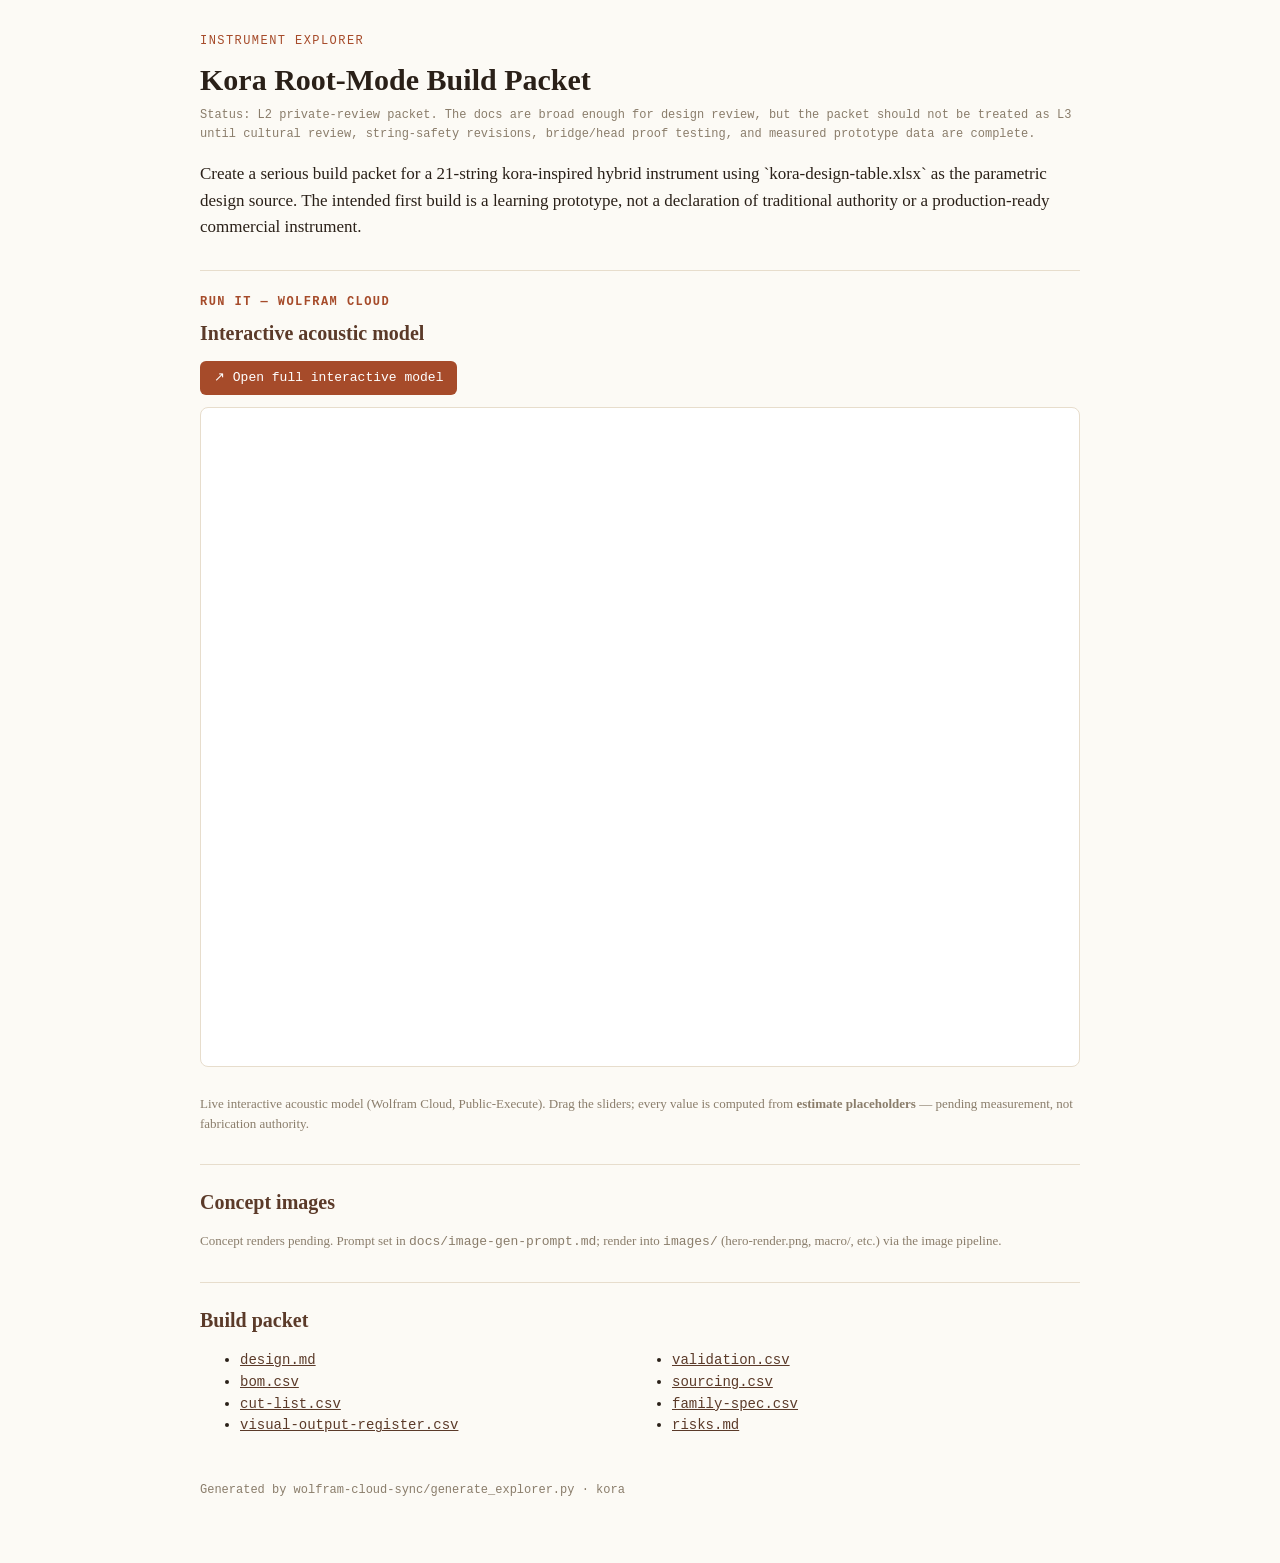
<file: explorer.html>
<!doctype html>
<html lang="en"><head><meta charset="utf-8">
<meta name="viewport" content="width=device-width, initial-scale=1">
<title>Kora Root-Mode Build Packet — Explorer</title>
<style>
:root{--ink:#2a2018;--walnut:#5b3a29;--accent:#a64b2a;--rule:#e7ddcc;--paper:#fcfaf5;--muted:#8a7d6b;--mono:ui-monospace,Menlo,monospace;--serif:Georgia,'Times New Roman',serif}
*{box-sizing:border-box}body{margin:0;font-family:var(--serif);color:var(--ink);background:var(--paper);line-height:1.55}
.wrap{max-width:920px;margin:0 auto;padding:32px 20px 64px}
header h1{font-size:30px;margin:.2em 0 .1em}.eyebrow{font-family:var(--mono);font-size:12px;letter-spacing:.12em;text-transform:uppercase;color:var(--accent);display:block;margin-bottom:6px}
.status{font-family:var(--mono);font-size:12px;color:var(--muted);margin:0 0 18px}
section{margin:30px 0;padding-top:18px;border-top:1px solid var(--rule)}
section h2{font-size:20px;color:var(--walnut);margin:.2em 0 .6em}
p.intro{font-size:17px}
.wf-frame{width:100%;height:660px;border:1px solid var(--rule);border-radius:8px;background:#fff;margin:6px 0}
.wf-actions{margin:6px 0}
.btn{display:inline-block;padding:7px 14px;border-radius:6px;text-decoration:none;font-family:var(--mono);font-size:13px;background:#efe7d8;color:var(--walnut)}
.btn.primary{background:var(--accent);color:#fff}
ul.files{font-family:var(--mono);font-size:14px;columns:2;gap:24px}
ul.files a{color:var(--walnut)}
.img-grid{display:grid;grid-template-columns:repeat(auto-fill,minmax(220px,1fr));gap:14px;margin:8px 0}
.img-cell{margin:0}.img-cell img{width:100%;border:1px solid var(--rule);border-radius:6px;display:block;background:#fff}
.img-cell figcaption{font-family:var(--mono);font-size:11px;color:var(--muted);margin-top:4px}
.muted{color:var(--muted);font-size:13px}
footer{margin-top:44px;color:var(--muted);font-size:12px;font-family:var(--mono)}
</style></head>
<body><div class="wrap">
<header><span class="eyebrow">Instrument Explorer</span><h1>Kora Root-Mode Build Packet</h1>
<p class="status">Status: L2 private-review packet. The docs are broad enough for design review, but the packet should not be treated as L3 until cultural review, string-safety revisions, bridge/head proof testing, and measured prototype data are complete.</p></header>
<p class="intro">Create a serious build packet for a 21-string kora-inspired hybrid instrument using `kora-design-table.xlsx` as the parametric design source. The intended first build is a learning prototype, not a declaration of traditional authority or a production-ready commercial instrument.</p>
<section id="wolfram"><h2><span class="eyebrow">Run it — Wolfram Cloud</span>Interactive acoustic model</h2>
<div class="wf-actions"><a class="btn primary" href="https://www.wolframcloud.com/obj/wrfcoin/Musical_Instruments/strings/kora/kora-starter.wl" target="_blank" rel="noopener">&#8599; Open full interactive model</a></div><iframe class="wf-frame" src="https://www.wolframcloud.com/obj/wrfcoin/Musical_Instruments/strings/kora/kora-starter.wl" title="Interactive Wolfram model" loading="lazy"></iframe><p class="muted">Live interactive acoustic model (Wolfram Cloud, Public-Execute). Drag the sliders; every value is computed from <strong>estimate placeholders</strong> — pending measurement, not fabrication authority.</p>
</section>
<section id="images"><h2>Concept images</h2>
<p class="muted">Concept renders pending. Prompt set in <code>docs/image-gen-prompt.md</code>; render into <code>images/</code> (hero-render.png, macro/, etc.) via the image pipeline.</p>
</section>
<section id="files"><h2>Build packet</h2>
<ul class="files"><li><a href="design.md" target="_blank">design.md</a></li><li><a href="bom.csv" target="_blank">bom.csv</a></li><li><a href="cut-list.csv" target="_blank">cut-list.csv</a></li><li><a href="visual-output-register.csv" target="_blank">visual-output-register.csv</a></li><li><a href="validation.csv" target="_blank">validation.csv</a></li><li><a href="sourcing.csv" target="_blank">sourcing.csv</a></li><li><a href="family-spec.csv" target="_blank">family-spec.csv</a></li><li><a href="risks.md" target="_blank">risks.md</a></li></ul></section>
<footer>Generated by wolfram-cloud-sync/generate_explorer.py · kora</footer>
</div></body></html>
</file>
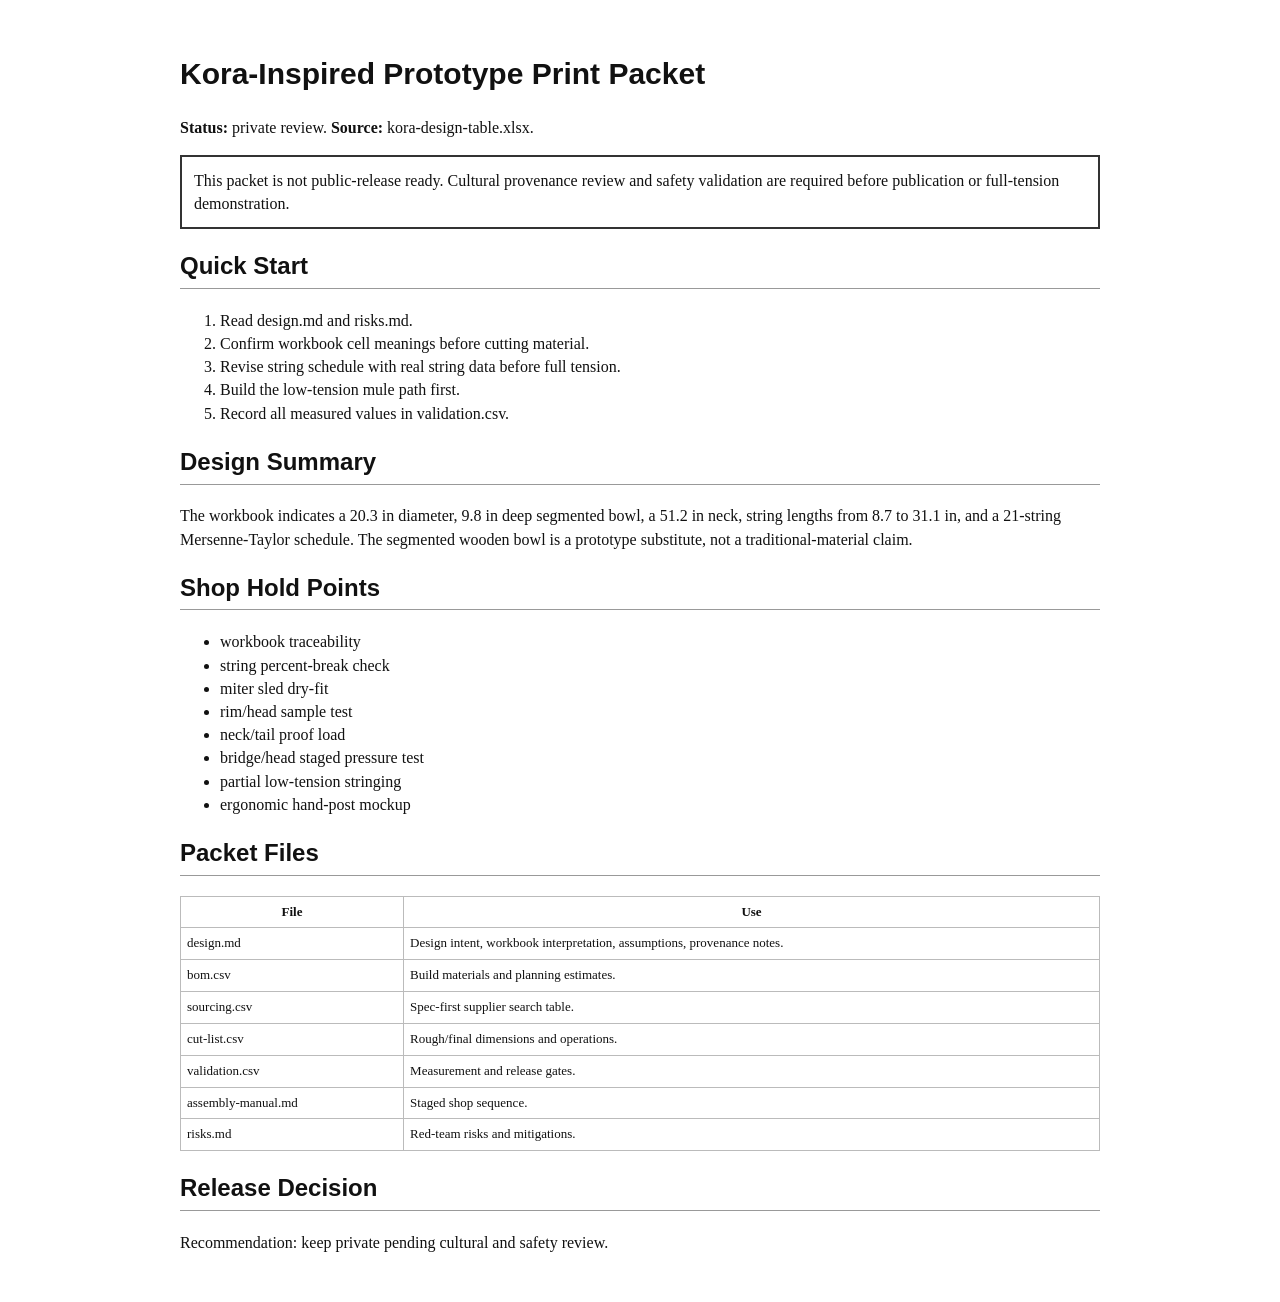
<file: print-packet.html>
<!doctype html>
<html lang="en">
<head>
  <meta charset="utf-8">
  <meta name="viewport" content="width=device-width, initial-scale=1">
  <title>Kora-Inspired Prototype Print Packet</title>
  <style>
    body { font-family: Georgia, "Times New Roman", serif; color: #111; background: #fff; line-height: 1.45; margin: 0; }
    main { max-width: 920px; margin: 0 auto; padding: 32px; }
    h1, h2 { font-family: Arial, sans-serif; }
    h1 { font-size: 30px; }
    h2 { break-before: page; border-bottom: 1px solid #999; padding-bottom: 4px; }
    table { border-collapse: collapse; width: 100%; font-size: 13px; }
    th, td { border: 1px solid #bbb; padding: 6px; vertical-align: top; }
    .notice { border: 2px solid #333; padding: 12px; margin: 16px 0; }
    @media print { main { padding: 0.5in; } }
  </style>
</head>
<body>
<main>
  <h1>Kora-Inspired Prototype Print Packet</h1>
  <p><strong>Status:</strong> private review. <strong>Source:</strong> kora-design-table.xlsx.</p>
  <div class="notice">This packet is not public-release ready. Cultural provenance review and safety validation are required before publication or full-tension demonstration.</div>
  <h2>Quick Start</h2>
  <ol>
    <li>Read design.md and risks.md.</li>
    <li>Confirm workbook cell meanings before cutting material.</li>
    <li>Revise string schedule with real string data before full tension.</li>
    <li>Build the low-tension mule path first.</li>
    <li>Record all measured values in validation.csv.</li>
  </ol>
  <h2>Design Summary</h2>
  <p>The workbook indicates a 20.3 in diameter, 9.8 in deep segmented bowl, a 51.2 in neck, string lengths from 8.7 to 31.1 in, and a 21-string Mersenne-Taylor schedule. The segmented wooden bowl is a prototype substitute, not a traditional-material claim.</p>
  <h2>Shop Hold Points</h2>
  <ul>
    <li>workbook traceability</li>
    <li>string percent-break check</li>
    <li>miter sled dry-fit</li>
    <li>rim/head sample test</li>
    <li>neck/tail proof load</li>
    <li>bridge/head staged pressure test</li>
    <li>partial low-tension stringing</li>
    <li>ergonomic hand-post mockup</li>
  </ul>
  <h2>Packet Files</h2>
  <table>
    <tr><th>File</th><th>Use</th></tr>
    <tr><td>design.md</td><td>Design intent, workbook interpretation, assumptions, provenance notes.</td></tr>
    <tr><td>bom.csv</td><td>Build materials and planning estimates.</td></tr>
    <tr><td>sourcing.csv</td><td>Spec-first supplier search table.</td></tr>
    <tr><td>cut-list.csv</td><td>Rough/final dimensions and operations.</td></tr>
    <tr><td>validation.csv</td><td>Measurement and release gates.</td></tr>
    <tr><td>assembly-manual.md</td><td>Staged shop sequence.</td></tr>
    <tr><td>risks.md</td><td>Red-team risks and mitigations.</td></tr>
  </table>
  <h2>Release Decision</h2>
  <p>Recommendation: keep private pending cultural and safety review.</p>
</main>
</body>
</html>
</file>
